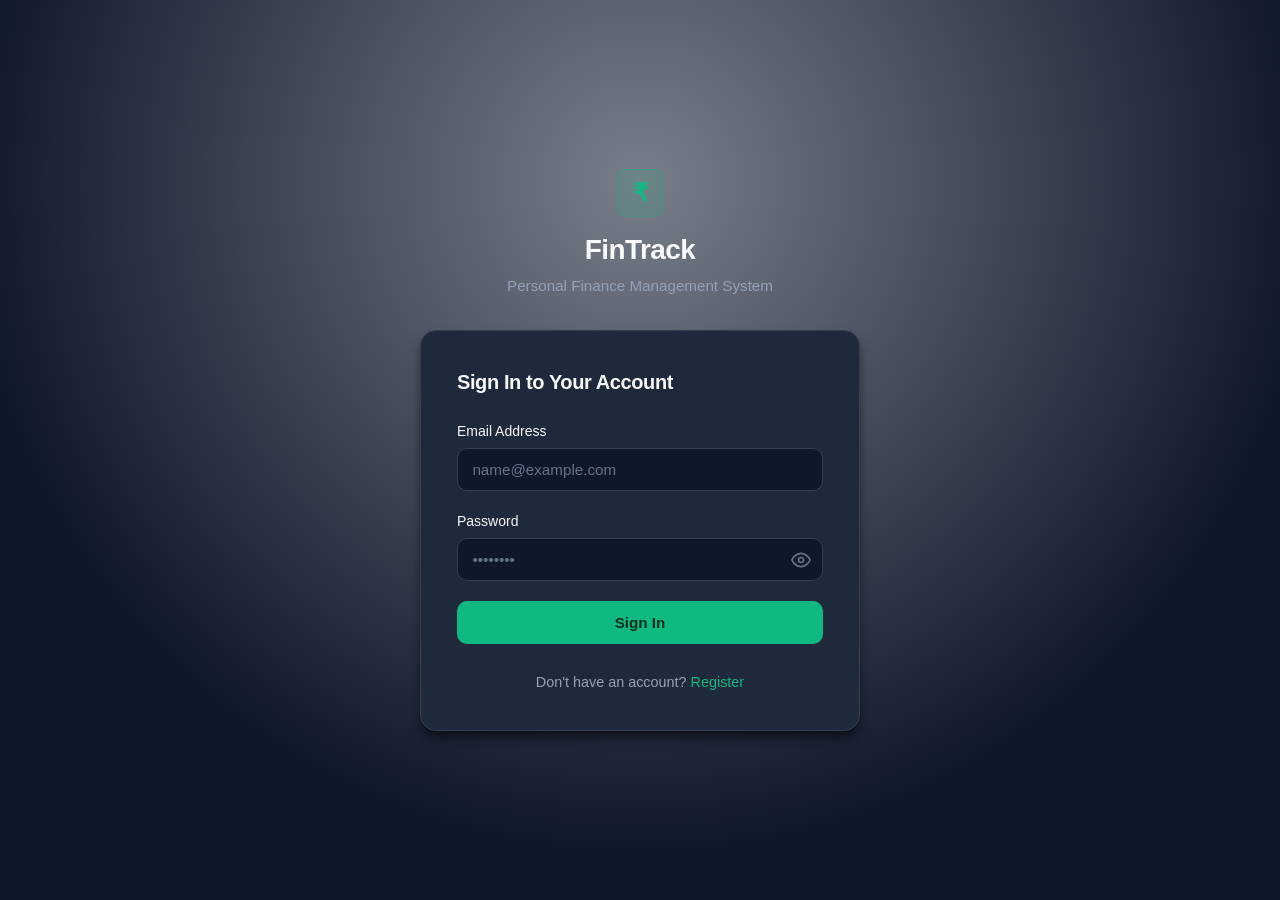
<file: frontend/index.html>
<!DOCTYPE html>
<html lang="en">
<head>
  <meta charset="UTF-8">
  <meta name="viewport" content="width=device-width, initial-scale=1.0">
  <title>Login – FinTrack</title>
  <link rel="stylesheet" href="css/style.css?v=2">
</head>
<body class="auth-page">

  <div class="auth-container">
    <div class="auth-brand">
      <div class="auth-logo">₹</div>
      <h1>FinTrack</h1>
      <p>Personal Finance Management System</p>
    </div>

    <div class="auth-card">
      <h2>Sign In to Your Account</h2>

      <!-- Inline Error Alert Message -->
      <div id="errorAlert" class="alert alert-error" style="display: none;" role="alert">
        <span class="alert-icon">⚠️</span>
        <span id="errorMessage" class="alert-text"></span>
      </div>

      <form id="loginForm" novalidate>
        <div class="form-group">
          <label for="email">Email Address</label>
          <input 
            type="email" 
            id="email" 
            name="email" 
            class="form-control" 
            placeholder="name@example.com" 
            required 
            autocomplete="email"
          >
        </div>

        <div class="form-group">
          <label for="password">Password</label>
          <div class="password-input-wrapper" style="position: relative; width: 100%; display: block;">
            <input 
              type="password" 
              id="password" 
              name="password" 
              class="form-control" 
              placeholder="••••••••" 
              required 
              autocomplete="current-password"
              style="padding-right: 45px; width: 100%; box-sizing: border-box;"
            >
            <button 
              type="button" 
              id="togglePasswordBtn" 
              class="password-toggle-btn" 
              aria-label="Show password"
              title="Show password"
              style="position: absolute; right: 12px; top: 50%; transform: translateY(-50%); background: transparent; border: none; padding: 0; margin: 0; cursor: pointer; display: inline-flex; align-items: center; justify-content: center; line-height: 1; z-index: 2;"
            >
              <svg class="eye-icon" xmlns="http://www.w3.org/2000/svg" width="20" height="20" viewBox="0 0 24 24" fill="none" stroke="currentColor" stroke-width="2" stroke-linecap="round" stroke-linejoin="round" aria-hidden="true">
                <path d="M1 12s4-8 11-8 11 8 11 8-4 8-11 8-11-8-11-8z"></path>
                <circle cx="12" cy="12" r="3"></circle>
              </svg>
              <svg class="eye-off-icon" xmlns="http://www.w3.org/2000/svg" width="20" height="20" viewBox="0 0 24 24" fill="none" stroke="currentColor" stroke-width="2" stroke-linecap="round" stroke-linejoin="round" aria-hidden="true">
                <path d="M17.94 17.94A10.07 10.07 0 0 1 12 20c-7 0-11-8-11-8a18.45 18.45 0 0 1 5.06-5.94M9.9 4.24A9.12 9.12 0 0 1 12 4c7 0 11 8 11 8a18.5 18.5 0 0 1-2.16 3.19m-6.72-1.07a3 3 0 1 1-4.24-4.24"></path>
                <line x1="1" y1="1" x2="23" y2="23"></line>
              </svg>
            </button>
          </div>
        </div>

        <button type="submit" id="loginBtn" class="btn btn-primary btn-block">
          Sign In
        </button>
      </form>

      <div class="auth-footer">
        Don't have an account? <a href="register.html">Register</a>
      </div>
    </div>
  </div>

  <script src="js/api.js"></script>
  <script src="js/auth.js"></script>
  <script>
    document.addEventListener("DOMContentLoaded", async () => {
      // Redirect if session already exists
      await redirectIfAuthenticated();

      const form = document.getElementById("loginForm");
      const emailInput = document.getElementById("email");
      const passwordInput = document.getElementById("password");
      const togglePasswordBtn = document.getElementById("togglePasswordBtn");
      const loginBtn = document.getElementById("loginBtn");
      const errorAlert = document.getElementById("errorAlert");
      const errorMessage = document.getElementById("errorMessage");

      // Password visibility toggle
      if (togglePasswordBtn && passwordInput) {
        togglePasswordBtn.addEventListener("click", () => {
          const isPassword = passwordInput.type === "password";
          passwordInput.type = isPassword ? "text" : "password";
          togglePasswordBtn.classList.toggle("is-visible", isPassword);
          const label = isPassword ? "Hide password" : "Show password";
          togglePasswordBtn.setAttribute("aria-label", label);
          togglePasswordBtn.setAttribute("title", label);
        });
      }

      function showError(msg) {
        errorMessage.textContent = msg;
        errorAlert.style.display = "flex";
      }

      function hideError() {
        errorAlert.style.display = "none";
        errorMessage.textContent = "";
      }

      form.addEventListener("submit", async (e) => {
        e.preventDefault();
        hideError();

        const email = emailInput.value.trim();
        const password = passwordInput.value;

        // Client-side validation
        if (!email || !password) {
          showError("Please enter both email and password.");
          return;
        }

        try {
          loginBtn.disabled = true;
          loginBtn.textContent = "Signing In...";

          await login(email, password);

          // On successful authentication, redirect to dashboard
          window.location.href = "dashboard.html";
        } catch (error) {
          loginBtn.disabled = false;
          loginBtn.textContent = "Sign In";

          if (error.status === 401) {
            showError("Invalid email or password.");
          } else {
            showError(error.message || "Failed to sign in. Please try again.");
          }
        }
      });
    });
  </script>
</body>
</html>
</file>
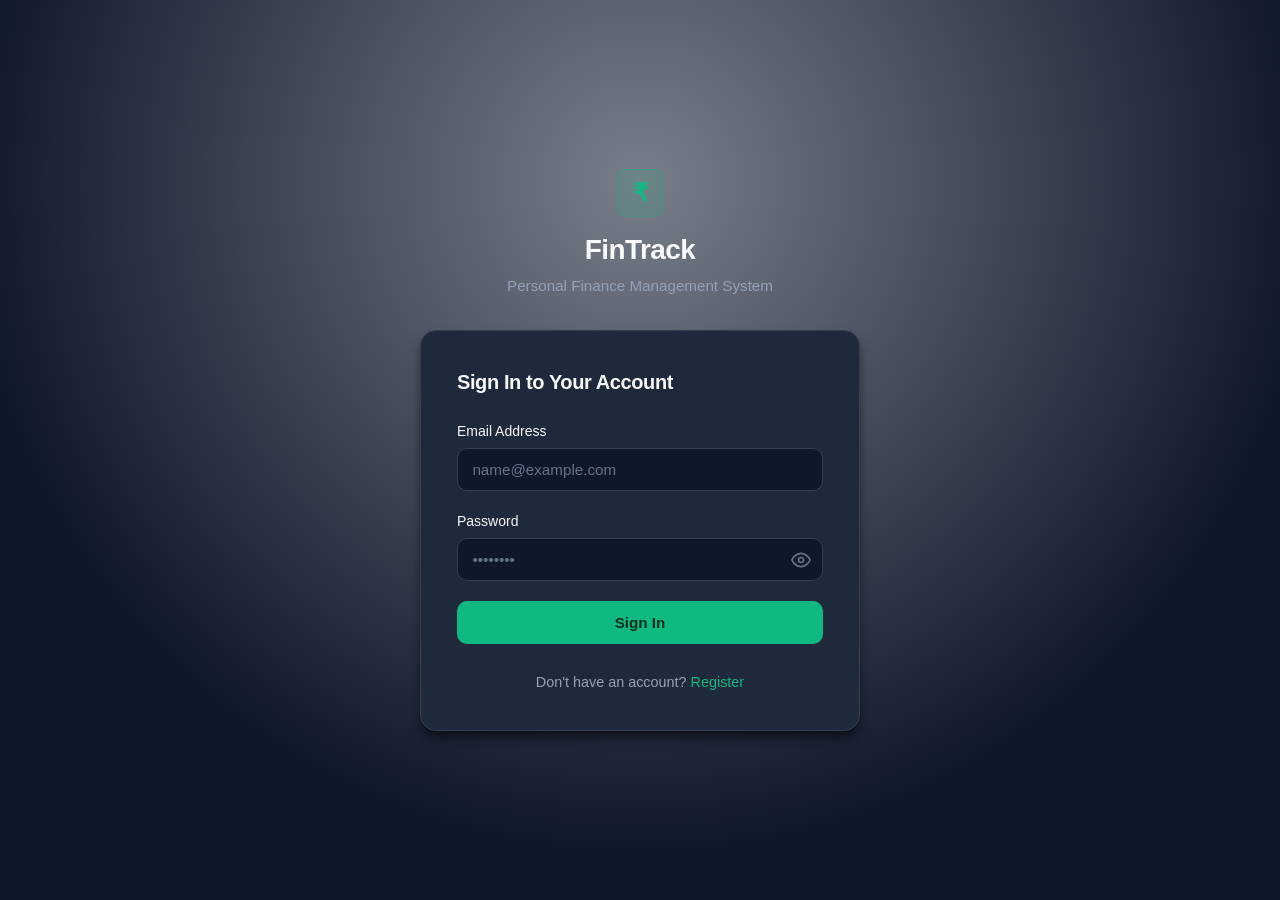
<file: frontend/accounts.html>
<!DOCTYPE html>
<html lang="en">
<head>
  <meta charset="UTF-8">
  <meta name="viewport" content="width=device-width, initial-scale=1.0">
  <title>Accounts – FinTrack</title>
  <link rel="stylesheet" href="css/style.css">
</head>
<body>

  <!-- Sticky Top Header -->
  <header class="dashboard-header">
    <div class="header-container">
      <div class="header-brand">
        <div class="header-logo">₹</div>
        <h1>FinTrack</h1>
      </div>

      <div class="header-actions">
        <div class="user-pill">
          <div id="userAvatar" class="user-avatar">U</div>
          <span id="userName">User</span>
        </div>
        <button id="logoutBtn" class="btn btn-secondary" title="Sign out of FinTrack">
          Sign Out
        </button>
      </div>
    </div>
  </header>

  <!-- Navigation Menu Bar -->
  <nav class="dashboard-nav">
    <div class="nav-container">
      <a href="dashboard.html" class="nav-link">Dashboard</a>
      <a href="accounts.html" class="nav-link active">Accounts</a>
      <a href="transactions.html" class="nav-link">Transactions</a>
      <a href="categories.html" class="nav-link">Categories</a>
      <a href="budgets.html" class="nav-link">Budgets</a>
      <a href="savings-goals.html" class="nav-link">Savings Goals</a>
    </div>
  </nav>

  <!-- Main Content Body -->
  <main class="dashboard-main">
    <!-- Feedback Toast Notification -->
    <div id="pageToast" class="alert alert-success" style="display: none;" role="status"></div>

    <!-- Page Header & Action -->
    <div class="page-header">
      <div class="page-title">
        <h2>Financial Accounts</h2>
        <p>Manage your checking, savings, credit cards, and cash balances</p>
      </div>
      <button id="addAccountBtn" class="btn btn-primary">
        + Add Account
      </button>
    </div>

    <!-- Loading State -->
    <div id="loadingIndicator" class="loading-container">
      <div class="loading-spinner"></div>
      <p>Loading accounts...</p>
    </div>

    <!-- Empty State -->
    <div id="emptyState" class="content-section" style="display: none;">
      <div class="placeholder-box">
        <div class="placeholder-icon">💳</div>
        <h4>No accounts yet</h4>
        <p class="text-secondary" style="margin-bottom: 1.25rem;">
          Add your first financial account to start tracking balances and transactions.
        </p>
        <button id="emptyAddBtn" class="btn btn-primary">
          + Add Account
        </button>
      </div>
    </div>

    <!-- Accounts Cards Grid -->
    <div id="accountsGrid" class="accounts-grid" style="display: none;">
      <!-- Populated dynamically by accounts.js -->
    </div>
  </main>

  <!-- Add / Edit Account Modal -->
  <div id="accountModal" class="modal-backdrop" style="display: none;">
    <div class="modal-card">
      <div class="modal-header">
        <h3 id="modalTitle">Add Financial Account</h3>
        <button type="button" id="closeAccountModalBtn" class="modal-close-btn" aria-label="Close modal">&times;</button>
      </div>

      <form id="accountForm" novalidate>
        <div class="modal-body">
          <!-- Inline Modal Error Alert -->
          <div id="modalError" class="alert alert-error" style="display: none;" role="alert"></div>

          <div class="form-group">
            <label for="accountName">Account Name <span class="text-muted">*</span></label>
            <input 
              type="text" 
              id="accountName" 
              class="form-control" 
              placeholder="e.g. HDFC Salary Account, Cash Wallet" 
              required
            >
          </div>

          <div class="form-group">
            <label for="accountType">Account Type <span class="text-muted">*</span></label>
            <select id="accountType" class="form-control" required>
              <option value="Checking">Checking</option>
              <option value="Savings" selected>Savings</option>
              <option value="Cash">Cash</option>
              <option value="Credit Card">Credit Card</option>
              <option value="Investment">Investment</option>
              <option value="Other">Other</option>
            </select>
          </div>

          <div class="form-group">
            <label for="accountBalance">Current Balance (₹) <span class="text-muted">*</span></label>
            <input 
              type="number" 
              id="accountBalance" 
              class="form-control" 
              step="0.01" 
              placeholder="0.00" 
              required
            >
            <div class="form-text">Enter starting balance. Can be zero or negative for credit cards.</div>
          </div>
        </div>

        <div class="modal-footer">
          <button type="button" id="cancelAccountBtn" class="btn btn-secondary">Cancel</button>
          <button type="submit" id="saveAccountBtn" class="btn btn-primary">Save Account</button>
        </div>
      </form>
    </div>
  </div>

  <!-- Delete Account Confirmation Modal -->
  <div id="deleteModal" class="modal-backdrop" style="display: none;">
    <div class="modal-card">
      <div class="modal-header">
        <h3>Confirm Account Deletion</h3>
        <button type="button" id="closeDeleteModalBtn" class="modal-close-btn" aria-label="Close modal">&times;</button>
      </div>

      <div class="modal-body">
        <p id="deleteConfirmMessage" style="margin-bottom: 0.5rem;"></p>
        <p class="text-muted" style="font-size: 0.85rem;">
          Warning: If this account is linked to transactions or savings goals, deletion may be rejected by the server to protect your data.
        </p>
      </div>

      <div class="modal-footer">
        <button type="button" id="cancelDeleteBtn" class="btn btn-secondary">Cancel</button>
        <button type="button" id="confirmDeleteBtn" class="btn btn-danger">Delete Account</button>
      </div>
    </div>
  </div>

  <!-- Scripts -->
  <script src="js/api.js"></script>
  <script src="js/auth.js"></script>
  <script src="js/accounts.js"></script>
</body>
</html>
</file>
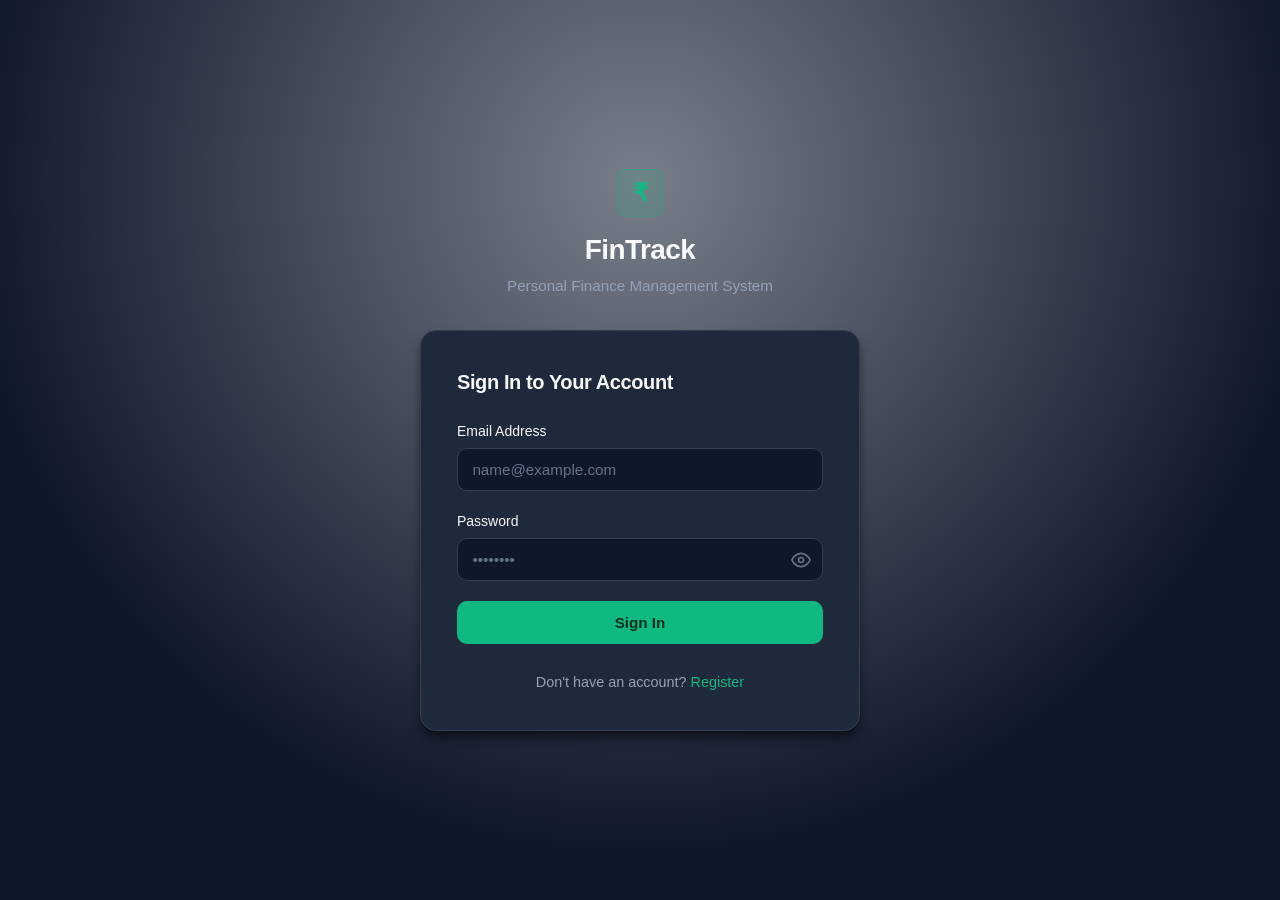
<file: frontend/budgets.html>
<!DOCTYPE html>
<html lang="en">
<head>
  <meta charset="UTF-8">
  <meta name="viewport" content="width=device-width, initial-scale=1.0">
  <title>Budgets – FinTrack</title>
  <link rel="stylesheet" href="css/style.css">
</head>
<body>

  <!-- Sticky Top Header -->
  <header class="dashboard-header">
    <div class="header-container">
      <div class="header-brand">
        <div class="header-logo">₹</div>
        <h1>FinTrack</h1>
      </div>

      <div class="header-actions">
        <div class="user-pill">
          <div id="userAvatar" class="user-avatar">U</div>
          <span id="userName">User</span>
        </div>
        <button id="logoutBtn" class="btn btn-secondary" title="Sign out of FinTrack">
          Sign Out
        </button>
      </div>
    </div>
  </header>

  <!-- Navigation Menu Bar -->
  <nav class="dashboard-nav">
    <div class="nav-container">
      <a href="dashboard.html" class="nav-link">Dashboard</a>
      <a href="accounts.html" class="nav-link">Accounts</a>
      <a href="transactions.html" class="nav-link">Transactions</a>
      <a href="categories.html" class="nav-link">Categories</a>
      <a href="budgets.html" class="nav-link active">Budgets</a>
      <a href="savings-goals.html" class="nav-link">Savings Goals</a>
    </div>
  </nav>

  <!-- Main Content Body -->
  <main class="dashboard-main">
    <!-- Feedback Toast Notification -->
    <div id="pageToast" class="alert alert-success" style="display: none;" role="status"></div>

    <!-- Page Header & Action Controls -->
    <div class="page-header">
      <div class="page-title">
        <h2>Budgets Management</h2>
        <p>Set and manage spending limits for financial categories across custom time periods</p>
      </div>
      <button id="addBudgetBtn" class="btn btn-primary">
        + Create Budget
      </button>
    </div>

    <!-- Summary Overview Cards -->
    <div class="stats-grid">
      <div class="stat-card">
        <div class="stat-header">
          <span class="stat-title">Active Budgets</span>
          <span class="table-badge badge-income">Period</span>
        </div>
        <div id="activeBudgetsCount" class="stat-value">0</div>
        <div class="stat-meta">Currently running budget plans</div>
      </div>

      <div class="stat-card">
        <div class="stat-header">
          <span class="stat-title">Total Allocated</span>
          <span class="table-badge badge-system">Allocation</span>
        </div>
        <div id="totalBudgetsAllocated" class="stat-value stat-income">₹0.00</div>
        <div class="stat-meta">Sum of all category limits</div>
      </div>

      <div class="stat-card">
        <div class="stat-header">
          <span class="stat-title">Tracked Categories</span>
          <span class="table-badge badge-custom">Categories</span>
        </div>
        <div id="totalTrackedCategories" class="stat-value">0</div>
        <div class="stat-meta">Allocations across all budgets</div>
      </div>
    </div>

    <!-- Loading State -->
    <div id="loadingIndicator" class="loading-container">
      <div class="loading-spinner"></div>
      <p>Loading budgets...</p>
    </div>

    <!-- Empty State -->
    <div id="emptyState" class="content-section" style="display: none;">
      <div class="placeholder-box">
        <div class="placeholder-icon">📊</div>
        <h4>No budgets found</h4>
        <p class="text-secondary" style="margin-bottom: 1.25rem;">
          You haven't set up any budgets yet. Create a budget to plan your category spending limits and monitor your finances.
        </p>
        <button id="emptyCreateBtn" class="btn btn-primary">
          + Create Budget
        </button>
      </div>
    </div>

    <!-- Budgets Responsive Grid -->
    <div id="budgetsGrid" class="budgets-grid" style="display: none;">
      <!-- Populated dynamically by budgets.js -->
    </div>
  </main>

  <!-- Add / Edit Budget Modal -->
  <div id="budgetModal" class="modal-backdrop" style="display: none;">
    <div class="modal-card">
      <div class="modal-header">
        <h3 id="modalTitle">Create Budget</h3>
        <button type="button" id="closeBudgetModalBtn" class="modal-close-btn" aria-label="Close modal">&times;</button>
      </div>

      <form id="budgetForm" novalidate>
        <div class="modal-body">
          <!-- Inline Modal Error Alert -->
          <div id="modalError" class="alert alert-error" style="display: none;" role="alert"></div>

          <!-- Budget Name -->
          <div class="form-group">
            <label for="budgetName">Budget Name <span class="text-muted">*</span></label>
            <input 
              type="text" 
              id="budgetName" 
              class="form-control" 
              placeholder="e.g. October 2026 Household Budget" 
              maxlength="100" 
              required
            >
          </div>

          <!-- Start Date -->
          <div class="form-group">
            <label for="startDate">Start Date <span class="text-muted">*</span></label>
            <input 
              type="date" 
              id="startDate" 
              class="form-control" 
              required
            >
          </div>

          <!-- End Date -->
          <div class="form-group">
            <label for="endDate">End Date <span class="text-muted">*</span></label>
            <input 
              type="date" 
              id="endDate" 
              class="form-control" 
              required
            >
            <div class="form-text">End date must be greater than or equal to start date.</div>
          </div>
        </div>

        <div class="modal-footer">
          <button type="button" id="cancelBudgetBtn" class="btn btn-secondary">Cancel</button>
          <button type="submit" id="saveBudgetBtn" class="btn btn-primary">Save Budget</button>
        </div>
      </form>
    </div>
  </div>

  <!-- Budget Category Management Modal -->
  <div id="categoryManagerModal" class="modal-backdrop" style="display: none;">
    <div class="modal-card" style="max-width: 580px;">
      <div class="modal-header">
        <div>
          <h3 id="managerModalTitle">Manage Budget Categories</h3>
          <p id="managerModalDates" class="text-muted" style="font-size: 0.825rem; margin-top: 0.2rem;"></p>
        </div>
        <button type="button" id="closeManagerModalBtn" class="modal-close-btn" aria-label="Close modal">&times;</button>
      </div>

      <div class="modal-body">
        <!-- Inline Manager Error Alert -->
        <div id="managerModalError" class="alert alert-error" style="display: none;" role="alert"></div>

        <!-- Allocation Header Summary -->
        <div style="display: flex; justify-content: space-between; align-items: center; margin-bottom: 0.85rem; padding-bottom: 0.5rem; border-bottom: 1px solid var(--border-color);">
          <span style="font-size: 0.875rem; font-weight: 600; color: var(--text-secondary);">Allocated Categories</span>
          <span id="managerTotalAllocated" style="font-weight: 700; color: var(--accent-green); font-size: 1.05rem;">₹0.00</span>
        </div>

        <!-- Categories List -->
        <div id="managerCategoriesList" class="cat-manager-list">
          <!-- Populated dynamically by budgets.js -->
        </div>

        <!-- Add Category to Budget Sub-Panel -->
        <div class="cat-manager-add-panel">
          <h4 style="font-size: 0.95rem; margin-bottom: 0.75rem; color: var(--text-primary);">+ Allocate Category to Budget</h4>
          <form id="addCategoryForm" novalidate>
            <div style="display: grid; grid-template-columns: 1fr 1fr; gap: 0.75rem; margin-bottom: 0.75rem;">
              <div>
                <label for="addCategorySelect" style="font-size: 0.775rem; color: var(--text-secondary); display: block; margin-bottom: 0.25rem;">Category</label>
                <select id="addCategorySelect" class="form-control" style="font-size: 0.85rem; padding: 0.5rem;" required>
                  <option value="">Select Category</option>
                </select>
              </div>

              <div>
                <label for="addCategoryAmount" style="font-size: 0.775rem; color: var(--text-secondary); display: block; margin-bottom: 0.25rem;">Allocated Amount (₹)</label>
                <input 
                  type="number" 
                  id="addCategoryAmount" 
                  class="form-control" 
                  step="0.01" 
                  min="0.01" 
                  placeholder="0.00" 
                  style="font-size: 0.85rem; padding: 0.5rem;" 
                  required
                >
              </div>
            </div>

            <div id="addCategoryNotice" class="text-muted" style="display: none; font-size: 0.8rem; margin-bottom: 0.5rem;">
              All available categories are already assigned to this budget.
            </div>

            <button type="submit" id="submitAddCategoryBtn" class="btn btn-primary btn-sm">
              + Add Category Allocation
            </button>
          </form>
        </div>
      </div>

      <div class="modal-footer">
        <button type="button" id="closeManagerDoneBtn" class="btn btn-primary">Done</button>
      </div>
    </div>
  </div>

  <!-- Delete Budget Confirmation Modal -->
  <div id="deleteBudgetModal" class="modal-backdrop" style="display: none;">
    <div class="modal-card">
      <div class="modal-header">
        <h3>Confirm Budget Deletion</h3>
        <button type="button" id="closeDeleteBudgetModalBtn" class="modal-close-btn" aria-label="Close modal">&times;</button>
      </div>

      <div class="modal-body">
        <p id="deleteBudgetConfirmMessage" style="margin-bottom: 0.75rem;">
          Are you sure you want to delete this budget? All category allocations for this budget will also be permanently removed.
        </p>
        <div id="deleteBudgetDetails" class="placeholder-box" style="padding: 1rem; text-align: left; font-size: 0.85rem; margin-bottom: 0.5rem;">
          <!-- Dynamically populated budget details -->
        </div>
      </div>

      <div class="modal-footer">
        <button type="button" id="cancelDeleteBudgetBtn" class="btn btn-secondary">Cancel</button>
        <button type="button" id="confirmDeleteBudgetBtn" class="btn btn-danger">Delete Budget</button>
      </div>
    </div>
  </div>

  <!-- Remove Category from Budget Confirmation Modal -->
  <div id="removeCategoryModal" class="modal-backdrop" style="display: none;">
    <div class="modal-card">
      <div class="modal-header">
        <h3>Remove Category Allocation</h3>
        <button type="button" id="closeRemoveCategoryModalBtn" class="modal-close-btn" aria-label="Close modal">&times;</button>
      </div>

      <div class="modal-body">
        <p id="removeCategoryConfirmMessage" style="margin-bottom: 0.5rem;">
          Are you sure you want to remove this category from the budget?
        </p>
        <div id="removeCategoryDetails" class="placeholder-box" style="padding: 0.85rem; text-align: left; font-size: 0.85rem; margin-bottom: 0.5rem;">
          <!-- Dynamically populated category name & allocation -->
        </div>
        <p class="text-muted" style="font-size: 0.8rem;">
          Note: This operation only removes the allocation from this budget. The category and your recorded transactions will remain safe.
        </p>
      </div>

      <div class="modal-footer">
        <button type="button" id="cancelRemoveCategoryBtn" class="btn btn-secondary">Cancel</button>
        <button type="button" id="confirmRemoveCategoryBtn" class="btn btn-danger">Remove Allocation</button>
      </div>
    </div>
  </div>

  <!-- Scripts -->
  <script src="js/api.js"></script>
  <script src="js/auth.js"></script>
  <script src="js/budgets.js"></script>
</body>
</html>
</file>
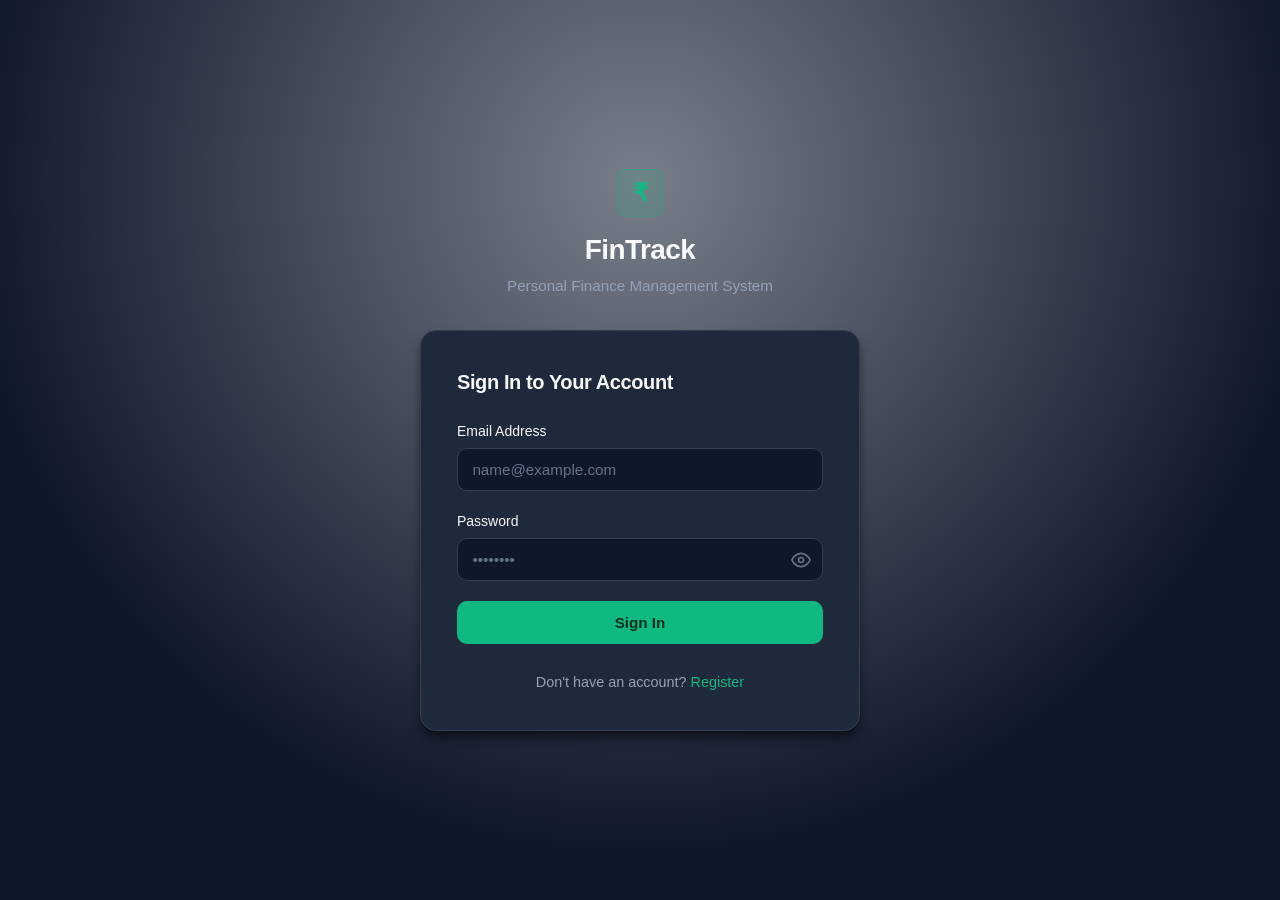
<file: frontend/categories.html>
<!DOCTYPE html>
<html lang="en">
<head>
  <meta charset="UTF-8">
  <meta name="viewport" content="width=device-width, initial-scale=1.0">
  <title>Categories – FinTrack</title>
  <link rel="stylesheet" href="css/style.css">
</head>
<body>

  <!-- Sticky Top Header -->
  <header class="dashboard-header">
    <div class="header-container">
      <div class="header-brand">
        <div class="header-logo">₹</div>
        <h1>FinTrack</h1>
      </div>

      <div class="header-actions">
        <div class="user-pill">
          <div id="userAvatar" class="user-avatar">U</div>
          <span id="userName">User</span>
        </div>
        <button id="logoutBtn" class="btn btn-secondary" title="Sign out of FinTrack">
          Sign Out
        </button>
      </div>
    </div>
  </header>

  <!-- Navigation Menu Bar -->
  <nav class="dashboard-nav">
    <div class="nav-container">
      <a href="dashboard.html" class="nav-link">Dashboard</a>
      <a href="accounts.html" class="nav-link">Accounts</a>
      <a href="transactions.html" class="nav-link">Transactions</a>
      <a href="categories.html" class="nav-link active">Categories</a>
      <a href="budgets.html" class="nav-link">Budgets</a>
      <a href="savings-goals.html" class="nav-link">Savings Goals</a>
    </div>
  </nav>

  <!-- Main Content Body -->
  <main class="dashboard-main">
    <!-- Feedback Toast Notification -->
    <div id="pageToast" class="alert alert-success" style="display: none;" role="status"></div>

    <!-- Page Header & Action Controls -->
    <div class="page-header">
      <div class="page-title">
        <h2>Categories Classification</h2>
        <p>Organize income and expense transactions with system and personal custom categories</p>
      </div>

      <div style="display: flex; align-items: center; gap: 1rem; flex-wrap: wrap;">
        <!-- Type Filter Buttons -->
        <div class="filter-group">
          <button type="button" class="btn-filter active" data-filter="ALL">All</button>
          <button type="button" class="btn-filter" data-filter="INCOME">Income</button>
          <button type="button" class="btn-filter" data-filter="EXPENSE">Expense</button>
        </div>

        <button id="addCategoryBtn" class="btn btn-primary">
          + Add Category
        </button>
      </div>
    </div>

    <!-- Loading State -->
    <div id="loadingIndicator" class="loading-container">
      <div class="loading-spinner"></div>
      <p>Loading categories...</p>
    </div>

    <!-- General Empty State (No categories at all returned) -->
    <div id="generalEmptyState" class="content-section" style="display: none;">
      <div class="placeholder-box">
        <div class="placeholder-icon">🏷️</div>
        <h4>No categories available</h4>
        <p class="text-secondary" style="margin-bottom: 1.25rem;">
          No system or custom categories found. Create a custom category to get started.
        </p>
        <button class="btn btn-primary" onclick="openAddCategoryModal()">
          + Add Category
        </button>
      </div>
    </div>

    <!-- Main Categorized Content Container -->
    <div id="categoriesContent" style="display: none;">

      <!-- SECTION 1: SYSTEM CATEGORIES (Read-Only) -->
      <section class="category-section">
        <div class="category-section-header">
          <h3>
            <span>🌐 System Categories</span>
            <span id="systemCountBadge" class="badge badge-system">0</span>
          </h3>
          <span class="text-muted" style="font-size: 0.85rem;">Pre-configured & shared across all accounts</span>
        </div>

        <div id="systemEmptyNotice" class="text-muted" style="display: none; padding: 1rem 0;">
          No system categories match the selected filter.
        </div>

        <div id="systemCategoriesGrid" class="accounts-grid">
          <!-- Populated dynamically by categories.js -->
        </div>
      </section>

      <!-- SECTION 2: MY CUSTOM CATEGORIES (User-Owned) -->
      <section class="category-section">
        <div class="category-section-header">
          <h3>
            <span>✨ My Custom Categories</span>
            <span id="customCountBadge" class="badge badge-custom">0</span>
          </h3>
          <span class="text-muted" style="font-size: 0.85rem;">Personalized categories private to your account</span>
        </div>

        <!-- Empty Custom Categories State -->
        <div id="customEmptyState" class="placeholder-box" style="display: none; margin-bottom: 1.5rem;">
          <div class="placeholder-icon">🏷️</div>
          <h4>No custom categories yet</h4>
          <p class="text-secondary" style="margin-bottom: 1.25rem;">
            Create your own custom categories to organize personal lifestyle, hobby, or project expenses.
          </p>
          <button id="emptyAddBtn" class="btn btn-primary">
            + Add Category
          </button>
        </div>

        <div id="customCategoriesGrid" class="accounts-grid">
          <!-- Populated dynamically by categories.js -->
        </div>
      </section>

    </div>
  </main>

  <!-- Add / Edit Custom Category Modal -->
  <div id="categoryModal" class="modal-backdrop" style="display: none;">
    <div class="modal-card">
      <div class="modal-header">
        <h3 id="modalTitle">Add Custom Category</h3>
        <button type="button" id="closeCategoryModalBtn" class="modal-close-btn" aria-label="Close modal">&times;</button>
      </div>

      <form id="categoryForm" novalidate>
        <div class="modal-body">
          <!-- Inline Modal Error Alert -->
          <div id="modalError" class="alert alert-error" style="display: none;" role="alert"></div>

          <div class="form-group">
            <label for="categoryName">Category Name <span class="text-muted">*</span></label>
            <input 
              type="text" 
              id="categoryName" 
              class="form-control" 
              placeholder="e.g. Subscriptions, Freelance, Gym" 
              required
            >
          </div>

          <div class="form-group">
            <label for="categoryType">Category Type <span class="text-muted">*</span></label>
            <select id="categoryType" class="form-control" required>
              <option value="Expense" selected>Expense</option>
              <option value="Income">Income</option>
            </select>
          </div>

          <div class="form-group">
            <label for="categoryDescription">Description <span class="text-muted">(Optional)</span></label>
            <textarea 
              id="categoryDescription" 
              class="form-control" 
              rows="3" 
              placeholder="Brief description of transactions classified under this category"
            ></textarea>
          </div>
        </div>

        <div class="modal-footer">
          <button type="button" id="cancelCategoryBtn" class="btn btn-secondary">Cancel</button>
          <button type="submit" id="saveCategoryBtn" class="btn btn-primary">Save Category</button>
        </div>
      </form>
    </div>
  </div>

  <!-- Delete Category Confirmation Modal -->
  <div id="deleteModal" class="modal-backdrop" style="display: none;">
    <div class="modal-card">
      <div class="modal-header">
        <h3>Confirm Category Deletion</h3>
        <button type="button" id="closeDeleteModalBtn" class="modal-close-btn" aria-label="Close modal">&times;</button>
      </div>

      <div class="modal-body">
        <p id="deleteConfirmMessage" style="margin-bottom: 0.5rem;"></p>
        <p class="text-muted" style="font-size: 0.85rem;">
          Warning: If this category is linked to past transactions or budget allocations, deletion will be rejected to protect historical financial integrity.
        </p>
      </div>

      <div class="modal-footer">
        <button type="button" id="cancelDeleteBtn" class="btn btn-secondary">Cancel</button>
        <button type="button" id="confirmDeleteBtn" class="btn btn-danger">Delete Category</button>
      </div>
    </div>
  </div>

  <!-- Scripts -->
  <script src="js/api.js"></script>
  <script src="js/auth.js"></script>
  <script src="js/categories.js"></script>
</body>
</html>
</file>
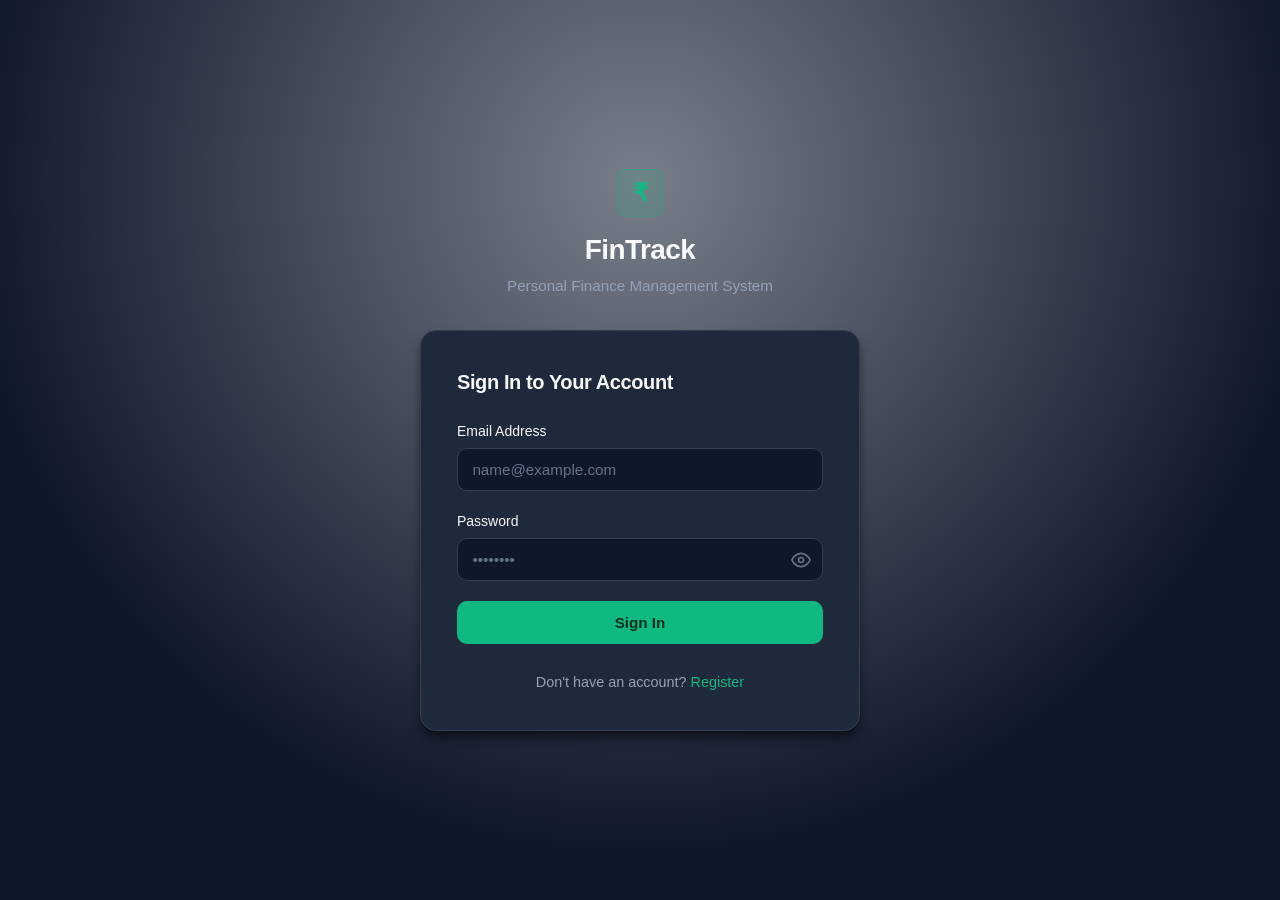
<file: frontend/dashboard.html>
<!DOCTYPE html>
<html lang="en">
<head>
  <meta charset="UTF-8">
  <meta name="viewport" content="width=device-width, initial-scale=1.0">
  <title>Dashboard – FinTrack</title>
  <link rel="stylesheet" href="css/style.css">
</head>
<body id="dashboardBody" style="display: none;">

  <!-- Sticky Top Header -->
  <header class="dashboard-header">
    <div class="header-container">
      <div class="header-brand">
        <div class="header-logo">₹</div>
        <h1>FinTrack</h1>
      </div>

      <div class="header-actions">
        <div class="user-pill">
          <div id="userAvatar" class="user-avatar">U</div>
          <span id="userName">User</span>
        </div>
        <button id="logoutBtn" class="btn btn-secondary" title="Sign out of FinTrack">
          Sign Out
        </button>
      </div>
    </div>
  </header>

  <!-- Navigation Menu Bar -->
  <nav class="dashboard-nav">
    <div class="nav-container">
      <a href="dashboard.html" class="nav-link active">Dashboard</a>
      <a href="accounts.html" class="nav-link">Accounts</a>
      <a href="transactions.html" class="nav-link">Transactions</a>
      <a href="categories.html" class="nav-link">Categories</a>
      <a href="budgets.html" class="nav-link">Budgets</a>
      <a href="savings-goals.html" class="nav-link">Savings Goals</a>
    </div>
  </nav>

  <!-- Main Content Body -->
  <main class="dashboard-main">
    <div class="welcome-banner">
      <h2>Welcome back, <span id="welcomeUserName">FinTrack User</span>!</h2>
      <p id="userEmail" class="text-muted">Loading account details...</p>
    </div>

    <!-- Loading Indicator -->
    <div id="dashboardLoading" class="loading-container" style="display: none; padding: 1rem 0;">
      <div class="loading-spinner"></div>
      <p>Loading financial overview...</p>
    </div>

    <!-- Summary Metrics Grid with Live Backend Data -->
    <div class="stats-grid">
      <!-- Total Balance Card -->
      <div class="stat-card">
        <div class="stat-header">
          <span class="stat-title">Total Balance</span>
          <span class="table-badge badge-income">Accounts</span>
        </div>
        <div id="metricTotalBalance" class="stat-value">₹0.00</div>
        <div id="metricTotalBalanceMeta" class="stat-meta">Across accounts</div>
      </div>

      <!-- Monthly Income Card -->
      <div class="stat-card">
        <div class="stat-header">
          <span class="stat-title">Monthly Income</span>
          <span class="table-badge badge-income">This Month</span>
        </div>
        <div id="metricMonthIncome" class="stat-value stat-income">₹0.00</div>
        <div class="stat-meta">Current calendar month</div>
      </div>

      <!-- Monthly Expenses Card -->
      <div class="stat-card">
        <div class="stat-header">
          <span class="stat-title">Monthly Expenses</span>
          <span class="table-badge badge-expense">This Month</span>
        </div>
        <div id="metricMonthExpense" class="stat-value stat-expense">₹0.00</div>
        <div class="stat-meta">Current calendar month</div>
      </div>

      <!-- Active Savings Goals Card -->
      <div class="stat-card">
        <div class="stat-header">
          <span class="stat-title">Active Goals</span>
          <span class="table-badge badge-custom">Goals</span>
        </div>
        <div id="metricActiveGoals" class="stat-value">0</div>
        <div id="metricActiveGoalsMeta" class="stat-meta">Ongoing savings targets</div>
      </div>
    </div>

    <!-- Quick Actions Navigation Row -->
    <div style="display: flex; gap: 0.75rem; flex-wrap: wrap; margin-bottom: 2rem;">
      <a href="transactions.html" class="btn btn-primary btn-sm">+ Add Transaction</a>
      <a href="accounts.html" class="btn btn-secondary btn-sm">+ Add Account</a>
      <a href="budgets.html" class="btn btn-secondary btn-sm">+ Create Budget</a>
      <a href="savings-goals.html" class="btn btn-secondary btn-sm">+ Set Savings Goal</a>
    </div>

    <!-- Two-Column Overview Section -->
    <div style="display: grid; grid-template-columns: repeat(auto-fit, minmax(320px, 1fr)); gap: 1.5rem; margin-bottom: 2rem;">
      <!-- Recent Transactions -->
      <section class="content-section" style="margin-bottom: 0;">
        <div class="section-header">
          <h3>Recent Transactions</h3>
          <a href="transactions.html" style="font-size: 0.85rem;">View All</a>
        </div>
        <div id="recentTransactionsList">
          <!-- Dynamically populated by dashboard.js -->
        </div>
      </section>

      <!-- Accounts Overview -->
      <section class="content-section" style="margin-bottom: 0;">
        <div class="section-header">
          <h3>Accounts Snapshot</h3>
          <a href="accounts.html" style="font-size: 0.85rem;">Manage</a>
        </div>
        <div id="accountsOverviewList">
          <!-- Dynamically populated by dashboard.js -->
        </div>
      </section>
    </div>
  </main>

  <script src="js/api.js"></script>
  <script src="js/auth.js"></script>
  <script src="js/dashboard.js"></script>
</body>
</html>
</file>
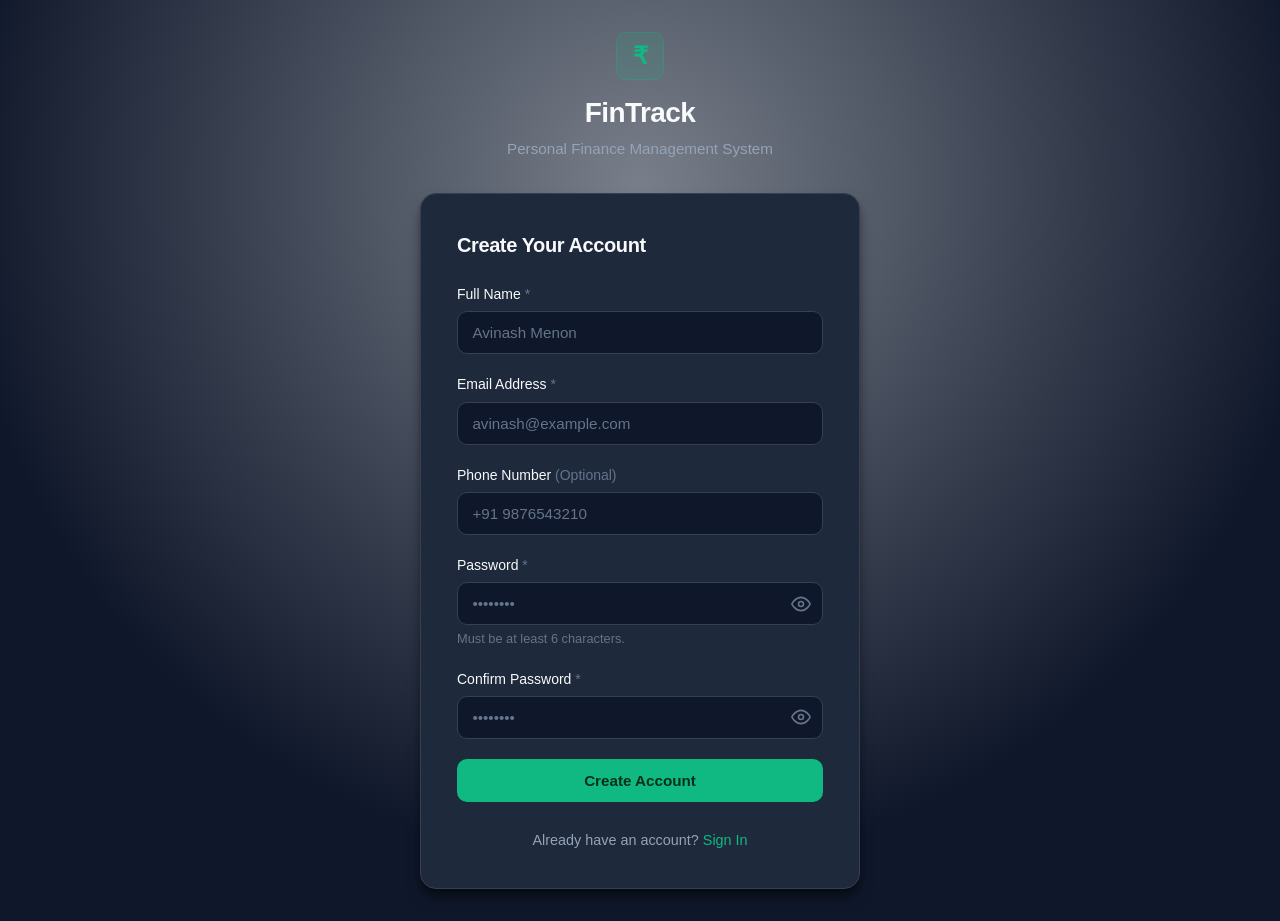
<file: frontend/register.html>
<!DOCTYPE html>
<html lang="en">
<head>
  <meta charset="UTF-8">
  <meta name="viewport" content="width=device-width, initial-scale=1.0">
  <title>Create Account – FinTrack</title>
  <link rel="stylesheet" href="css/style.css?v=2">
</head>
<body class="auth-page">

  <div class="auth-container">
    <div class="auth-brand">
      <div class="auth-logo">₹</div>
      <h1>FinTrack</h1>
      <p>Personal Finance Management System</p>
    </div>

    <div class="auth-card">
      <h2>Create Your Account</h2>

      <!-- Inline Error Alert Message -->
      <div id="errorAlert" class="alert alert-error" style="display: none;" role="alert">
        <span class="alert-icon">⚠️</span>
        <span id="errorMessage" class="alert-text"></span>
      </div>

      <!-- Inline Success Alert Message -->
      <div id="successAlert" class="alert alert-success" style="display: none;" role="alert">
        <span class="alert-icon">✓</span>
        <span id="successMessage" class="alert-text"></span>
      </div>

      <form id="registerForm" novalidate>
        <div class="form-group">
          <label for="name">Full Name <span class="text-muted">*</span></label>
          <input 
            type="text" 
            id="name" 
            name="name" 
            class="form-control" 
            placeholder="Avinash Menon" 
            required 
            autocomplete="name"
          >
        </div>

        <div class="form-group">
          <label for="email">Email Address <span class="text-muted">*</span></label>
          <input 
            type="email" 
            id="email" 
            name="email" 
            class="form-control" 
            placeholder="avinash@example.com" 
            required 
            autocomplete="email"
          >
        </div>

        <div class="form-group">
          <label for="phoneNumber">Phone Number <span class="text-muted">(Optional)</span></label>
          <input 
            type="tel" 
            id="phoneNumber" 
            name="phone_number" 
            class="form-control" 
            placeholder="+91 9876543210" 
            autocomplete="tel"
          >
        </div>

        <div class="form-group">
          <label for="password">Password <span class="text-muted">*</span></label>
          <div class="password-input-wrapper" style="position: relative; width: 100%; display: block;">
            <input 
              type="password" 
              id="password" 
              name="password" 
              class="form-control" 
              placeholder="••••••••" 
              required 
              autocomplete="new-password"
              style="padding-right: 45px; width: 100%; box-sizing: border-box;"
            >
            <button 
              type="button" 
              id="togglePasswordBtn" 
              class="password-toggle-btn" 
              aria-label="Show password"
              title="Show password"
              style="position: absolute; right: 12px; top: 50%; transform: translateY(-50%); background: transparent; border: none; padding: 0; margin: 0; cursor: pointer; display: inline-flex; align-items: center; justify-content: center; line-height: 1; z-index: 2;"
            >
              <svg class="eye-icon" xmlns="http://www.w3.org/2000/svg" width="20" height="20" viewBox="0 0 24 24" fill="none" stroke="currentColor" stroke-width="2" stroke-linecap="round" stroke-linejoin="round" aria-hidden="true">
                <path d="M1 12s4-8 11-8 11 8 11 8-4 8-11 8-11-8-11-8z"></path>
                <circle cx="12" cy="12" r="3"></circle>
              </svg>
              <svg class="eye-off-icon" xmlns="http://www.w3.org/2000/svg" width="20" height="20" viewBox="0 0 24 24" fill="none" stroke="currentColor" stroke-width="2" stroke-linecap="round" stroke-linejoin="round" aria-hidden="true">
                <path d="M17.94 17.94A10.07 10.07 0 0 1 12 20c-7 0-11-8-11-8a18.45 18.45 0 0 1 5.06-5.94M9.9 4.24A9.12 9.12 0 0 1 12 4c7 0 11 8 11 8a18.5 18.5 0 0 1-2.16 3.19m-6.72-1.07a3 3 0 1 1-4.24-4.24"></path>
                <line x1="1" y1="1" x2="23" y2="23"></line>
              </svg>
            </button>
          </div>
          <div class="form-text">Must be at least 6 characters.</div>
        </div>

        <div class="form-group">
          <label for="confirmPassword">Confirm Password <span class="text-muted">*</span></label>
          <div class="password-input-wrapper" style="position: relative; width: 100%; display: block;">
            <input 
              type="password" 
              id="confirmPassword" 
              name="confirm_password" 
              class="form-control" 
              placeholder="••••••••" 
              required 
              autocomplete="new-password"
              style="padding-right: 45px; width: 100%; box-sizing: border-box;"
            >
            <button 
              type="button" 
              id="toggleConfirmPasswordBtn" 
              class="password-toggle-btn" 
              aria-label="Show password"
              title="Show password"
              style="position: absolute; right: 12px; top: 50%; transform: translateY(-50%); background: transparent; border: none; padding: 0; margin: 0; cursor: pointer; display: inline-flex; align-items: center; justify-content: center; line-height: 1; z-index: 2;"
            >
              <svg class="eye-icon" xmlns="http://www.w3.org/2000/svg" width="20" height="20" viewBox="0 0 24 24" fill="none" stroke="currentColor" stroke-width="2" stroke-linecap="round" stroke-linejoin="round" aria-hidden="true">
                <path d="M1 12s4-8 11-8 11 8 11 8-4 8-11 8-11-8-11-8z"></path>
                <circle cx="12" cy="12" r="3"></circle>
              </svg>
              <svg class="eye-off-icon" xmlns="http://www.w3.org/2000/svg" width="20" height="20" viewBox="0 0 24 24" fill="none" stroke="currentColor" stroke-width="2" stroke-linecap="round" stroke-linejoin="round" aria-hidden="true">
                <path d="M17.94 17.94A10.07 10.07 0 0 1 12 20c-7 0-11-8-11-8a18.45 18.45 0 0 1 5.06-5.94M9.9 4.24A9.12 9.12 0 0 1 12 4c7 0 11 8 11 8a18.5 18.5 0 0 1-2.16 3.19m-6.72-1.07a3 3 0 1 1-4.24-4.24"></path>
                <line x1="1" y1="1" x2="23" y2="23"></line>
              </svg>
            </button>
          </div>
        </div>

        <button type="submit" id="registerBtn" class="btn btn-primary btn-block">
          Create Account
        </button>
      </form>

      <div class="auth-footer">
        Already have an account? <a href="index.html">Sign In</a>
      </div>
    </div>
  </div>

  <script src="js/api.js"></script>
  <script src="js/auth.js"></script>
  <script>
    document.addEventListener("DOMContentLoaded", async () => {
      // Redirect if session already exists
      await redirectIfAuthenticated();

      const form = document.getElementById("registerForm");
      const nameInput = document.getElementById("name");
      const emailInput = document.getElementById("email");
      const phoneInput = document.getElementById("phoneNumber");
      const passwordInput = document.getElementById("password");
      const confirmPasswordInput = document.getElementById("confirmPassword");
      const registerBtn = document.getElementById("registerBtn");
      
      const errorAlert = document.getElementById("errorAlert");
      const errorMessage = document.getElementById("errorMessage");
      const successAlert = document.getElementById("successAlert");
      const successMessage = document.getElementById("successMessage");

      // Password visibility toggles
      function setupPasswordToggle(toggleBtnId, input) {
        const toggleBtn = document.getElementById(toggleBtnId);
        if (!toggleBtn || !input) return;

        toggleBtn.addEventListener("click", () => {
          const isPassword = input.type === "password";
          input.type = isPassword ? "text" : "password";
          toggleBtn.classList.toggle("is-visible", isPassword);
          const label = isPassword ? "Hide password" : "Show password";
          toggleBtn.setAttribute("aria-label", label);
          toggleBtn.setAttribute("title", label);
        });
      }

      setupPasswordToggle("togglePasswordBtn", passwordInput);
      setupPasswordToggle("toggleConfirmPasswordBtn", confirmPasswordInput);

      function showError(msg) {
        successAlert.style.display = "none";
        errorMessage.textContent = msg;
        errorAlert.style.display = "flex";
      }

      function showSuccess(msg) {
        errorAlert.style.display = "none";
        successMessage.textContent = msg;
        successAlert.style.display = "flex";
      }

      function hideAlerts() {
        errorAlert.style.display = "none";
        successAlert.style.display = "none";
      }

      function isValidEmail(email) {
        return /^[^\s@]+@[^\s@]+\.[^\s@]+$/.test(email);
      }

      form.addEventListener("submit", async (e) => {
        e.preventDefault();
        hideAlerts();

        const name = nameInput.value.trim();
        const email = emailInput.value.trim();
        const phoneNumber = phoneInput.value.trim();
        const password = passwordInput.value;
        const confirmPassword = confirmPasswordInput.value;

        // Client-side validations
        if (!name) {
          showError("Full name is required.");
          nameInput.focus();
          return;
        }

        if (!email || !isValidEmail(email)) {
          showError("Please enter a valid email address.");
          emailInput.focus();
          return;
        }

        if (!password) {
          showError("Password is required.");
          passwordInput.focus();
          return;
        }

        if (password.length < 6) {
          showError("Password must be at least 6 characters long.");
          passwordInput.focus();
          return;
        }

        if (password !== confirmPassword) {
          showError("Passwords do not match. Please re-enter.");
          confirmPasswordInput.focus();
          return;
        }

        try {
          registerBtn.disabled = true;
          registerBtn.textContent = "Creating Account...";

          await register({
            name,
            email,
            password,
            phone_number: phoneNumber
          });

          // Show success message and redirect
          showSuccess("Account created successfully. Redirecting to login...");
          form.reset();

          setTimeout(() => {
            window.location.href = "index.html";
          }, 1500);

        } catch (error) {
          registerBtn.disabled = false;
          registerBtn.textContent = "Create Account";

          if (error.status === 409) {
            showError("An account with this email already exists.");
          } else {
            showError(error.message || "Failed to create account. Please try again.");
          }
        }
      });
    });
  </script>
</body>
</html>
</file>
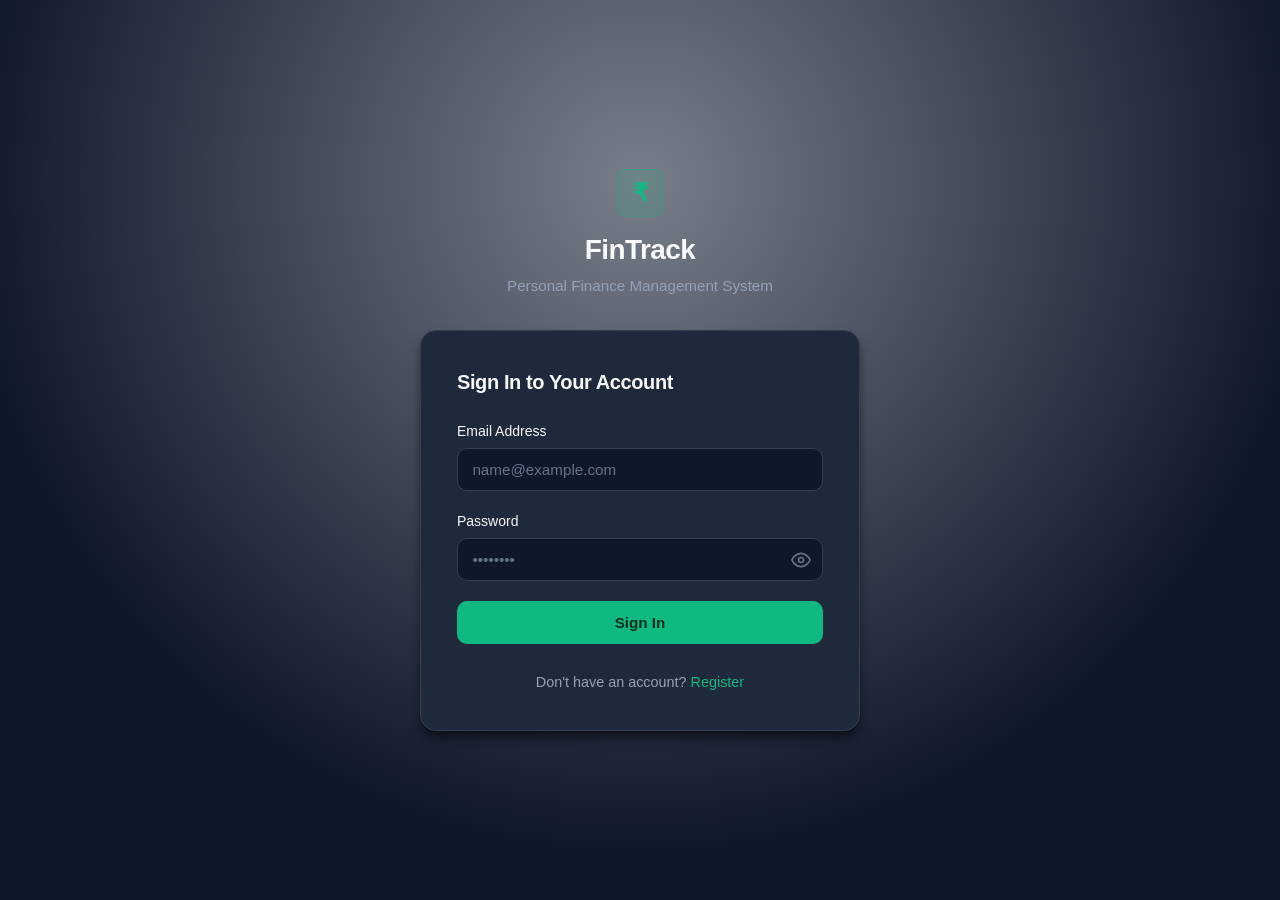
<file: frontend/savings-goals.html>
<!DOCTYPE html>
<html lang="en">
<head>
  <meta charset="UTF-8">
  <meta name="viewport" content="width=device-width, initial-scale=1.0">
  <title>Savings Goals – FinTrack</title>
  <link rel="stylesheet" href="css/style.css">
</head>
<body>

  <!-- Sticky Top Header -->
  <header class="dashboard-header">
    <div class="header-container">
      <div class="header-brand">
        <div class="header-logo">₹</div>
        <h1>FinTrack</h1>
      </div>

      <div class="header-actions">
        <div class="user-pill">
          <div id="userAvatar" class="user-avatar">U</div>
          <span id="userName">User</span>
        </div>
        <button id="logoutBtn" class="btn btn-secondary" title="Sign out of FinTrack">
          Sign Out
        </button>
      </div>
    </div>
  </header>

  <!-- Navigation Menu Bar -->
  <nav class="dashboard-nav">
    <div class="nav-container">
      <a href="dashboard.html" class="nav-link">Dashboard</a>
      <a href="accounts.html" class="nav-link">Accounts</a>
      <a href="transactions.html" class="nav-link">Transactions</a>
      <a href="categories.html" class="nav-link">Categories</a>
      <a href="budgets.html" class="nav-link">Budgets</a>
      <a href="savings-goals.html" class="nav-link active">Savings Goals</a>
    </div>
  </nav>

  <!-- Main Content Body -->
  <main class="dashboard-main">
    <!-- Feedback Toast Notification -->
    <div id="pageToast" class="alert alert-success" style="display: none;" role="status"></div>

    <!-- Page Header & Action Controls -->
    <div class="page-header">
      <div class="page-title">
        <h2>Savings Goals</h2>
        <p>Set monetary targets, monitor saved progress, and accomplish your financial milestones</p>
      </div>
      <button id="addGoalBtn" class="btn btn-primary">
        + Create Savings Goal
      </button>
    </div>

    <!-- Summary Overview Cards -->
    <div class="stats-grid">
      <div class="stat-card">
        <div class="stat-header">
          <span class="stat-title">Active Goals</span>
          <span class="table-badge badge-income">Active</span>
        </div>
        <div id="activeGoalsCount" class="stat-value">0</div>
        <div class="stat-meta">Ongoing savings targets</div>
      </div>

      <div class="stat-card">
        <div class="stat-header">
          <span class="stat-title">Total Target</span>
          <span class="table-badge badge-system">Target</span>
        </div>
        <div id="totalActiveTarget" class="stat-value stat-income">₹0.00</div>
        <div class="stat-meta">Target sum of active goals</div>
      </div>

      <div class="stat-card">
        <div class="stat-header">
          <span class="stat-title">Total Saved</span>
          <span class="table-badge badge-custom">Saved</span>
        </div>
        <div id="totalActiveSaved" class="stat-value" style="color: var(--accent-green);">₹0.00</div>
        <div class="stat-meta">Accumulated in active goals</div>
      </div>

      <div class="stat-card">
        <div class="stat-header">
          <span class="stat-title">Overall Progress</span>
          <span class="table-badge badge-system">Progress</span>
        </div>
        <div id="overallProgressPercent" class="stat-value">0%</div>
        <div class="stat-meta">Saved vs Target ratio</div>
      </div>
    </div>
    <div class="summary-notice">
      * Summary metrics represent active goals. Does not mutate or transfer account balances.
    </div>

    <!-- Loading State -->
    <div id="loadingIndicator" class="loading-container">
      <div class="loading-spinner"></div>
      <p>Loading savings goals...</p>
    </div>

    <!-- Empty State -->
    <div id="emptyState" class="content-section" style="display: none;">
      <div class="placeholder-box">
        <div class="placeholder-icon">🎯</div>
        <h4>No savings goals found</h4>
        <p class="text-secondary" style="margin-bottom: 1.25rem;">
          You haven't defined any savings goals yet. Create your first goal to track your financial ambitions and monitor your progress.
        </p>
        <button id="emptyCreateGoalBtn" class="btn btn-primary">
          + Create Savings Goal
        </button>
      </div>
    </div>

    <!-- Savings Goals Responsive Grid -->
    <div id="goalsGrid" class="goals-grid" style="display: none;">
      <!-- Populated dynamically by savings-goals.js -->
    </div>
  </main>

  <!-- Add / Edit Savings Goal Modal -->
  <div id="goalModal" class="modal-backdrop" style="display: none;">
    <div class="modal-card">
      <div class="modal-header">
        <h3 id="modalTitle">Create Savings Goal</h3>
        <button type="button" id="closeGoalModalBtn" class="modal-close-btn" aria-label="Close modal">&times;</button>
      </div>

      <form id="goalForm" novalidate>
        <div class="modal-body">
          <!-- Inline Modal Error Alert -->
          <div id="modalError" class="alert alert-error" style="display: none;" role="alert"></div>

          <!-- Goal Name -->
          <div class="form-group">
            <label for="goalName">Goal Name <span class="text-muted">*</span></label>
            <input 
              type="text" 
              id="goalName" 
              class="form-control" 
              placeholder="e.g. Emergency Fund, Vacation Trip, New Laptop" 
              maxlength="100" 
              required
            >
          </div>

          <!-- Target Amount -->
          <div class="form-group">
            <label for="targetAmount">Target Amount (₹) <span class="text-muted">*</span></label>
            <input 
              type="number" 
              id="targetAmount" 
              class="form-control" 
              step="0.01" 
              min="0.01" 
              placeholder="0.00" 
              required
            >
          </div>

          <!-- Saved Amount -->
          <div class="form-group">
            <label for="savedAmount">Saved Amount (₹) <span class="text-muted">*</span></label>
            <input 
              type="number" 
              id="savedAmount" 
              class="form-control" 
              step="0.01" 
              min="0.00" 
              value="0.00" 
              placeholder="0.00" 
              required
            >
            <div class="form-text">Current saved balance towards this goal (minimum 0).</div>
          </div>

          <!-- Target Date -->
          <div class="form-group">
            <label for="targetDate">Target Date</label>
            <input 
              type="date" 
              id="targetDate" 
              class="form-control"
            >
            <div class="form-text">Optional deadline to achieve this target.</div>
          </div>

          <!-- Linked Account -->
          <div class="form-group">
            <label for="linkedAccount">Linked Funding Account</label>
            <select id="linkedAccount" class="form-control">
              <option value="">No linked account</option>
            </select>
            <div class="form-text">Optional financial account associated with this savings plan.</div>
          </div>

          <!-- Status -->
          <div class="form-group">
            <label for="goalStatus">Status <span class="text-muted">*</span></label>
            <select id="goalStatus" class="form-control" required>
              <option value="Active" selected>Active</option>
              <option value="Completed">Completed</option>
              <option value="Cancelled">Cancelled</option>
            </select>
          </div>
        </div>

        <div class="modal-footer">
          <button type="button" id="cancelGoalBtn" class="btn btn-secondary">Cancel</button>
          <button type="submit" id="saveGoalBtn" class="btn btn-primary">Save Goal</button>
        </div>
      </form>
    </div>
  </div>

  <!-- Quick Update Saved Amount Modal -->
  <div id="quickUpdateModal" class="modal-backdrop" style="display: none;">
    <div class="modal-card" style="max-width: 440px;">
      <div class="modal-header">
        <h3>Update Saved Amount</h3>
        <button type="button" id="closeQuickUpdateModalBtn" class="modal-close-btn" aria-label="Close modal">&times;</button>
      </div>

      <form id="quickUpdateForm" novalidate>
        <div class="modal-body">
          <div id="quickUpdateError" class="alert alert-error" style="display: none;" role="alert"></div>

          <div style="margin-bottom: 1rem; padding: 0.75rem 1rem; background: rgba(15, 23, 42, 0.5); border-radius: var(--radius-md); border: 1px solid var(--border-color);">
            <div id="quickGoalName" style="font-weight: 600; font-size: 1.05rem; margin-bottom: 0.25rem;"></div>
            <div id="quickTargetInfo" class="text-muted" style="font-size: 0.85rem;"></div>
          </div>

          <div class="form-group">
            <label for="quickSavedAmount">New Saved Amount (₹) <span class="text-muted">*</span></label>
            <input 
              type="number" 
              id="quickSavedAmount" 
              class="form-control" 
              step="0.01" 
              min="0.00" 
              required
            >
          </div>

          <div class="form-group">
            <label for="quickGoalStatus">Goal Status</label>
            <select id="quickGoalStatus" class="form-control">
              <option value="Active">Active</option>
              <option value="Completed">Completed</option>
              <option value="Cancelled">Cancelled</option>
            </select>
          </div>
        </div>

        <div class="modal-footer">
          <button type="button" id="cancelQuickUpdateBtn" class="btn btn-secondary">Cancel</button>
          <button type="submit" id="saveQuickUpdateBtn" class="btn btn-primary">Update Amount</button>
        </div>
      </form>
    </div>
  </div>

  <!-- Delete Goal Confirmation Modal -->
  <div id="deleteGoalModal" class="modal-backdrop" style="display: none;">
    <div class="modal-card">
      <div class="modal-header">
        <h3>Confirm Goal Deletion</h3>
        <button type="button" id="closeDeleteGoalModalBtn" class="modal-close-btn" aria-label="Close modal">&times;</button>
      </div>

      <div class="modal-body">
        <p id="deleteGoalConfirmMessage" style="margin-bottom: 0.75rem;">
          Are you sure you want to delete this savings goal? This action cannot be undone.
        </p>
        <div id="deleteGoalDetails" class="placeholder-box" style="padding: 1rem; text-align: left; font-size: 0.85rem; margin-bottom: 0.5rem;">
          <!-- Dynamically populated goal details -->
        </div>
      </div>

      <div class="modal-footer">
        <button type="button" id="cancelDeleteGoalBtn" class="btn btn-secondary">Cancel</button>
        <button type="button" id="confirmDeleteGoalBtn" class="btn btn-danger">Delete Goal</button>
      </div>
    </div>
  </div>

  <!-- Scripts -->
  <script src="js/api.js"></script>
  <script src="js/auth.js"></script>
  <script src="js/savings-goals.js"></script>
</body>
</html>
</file>
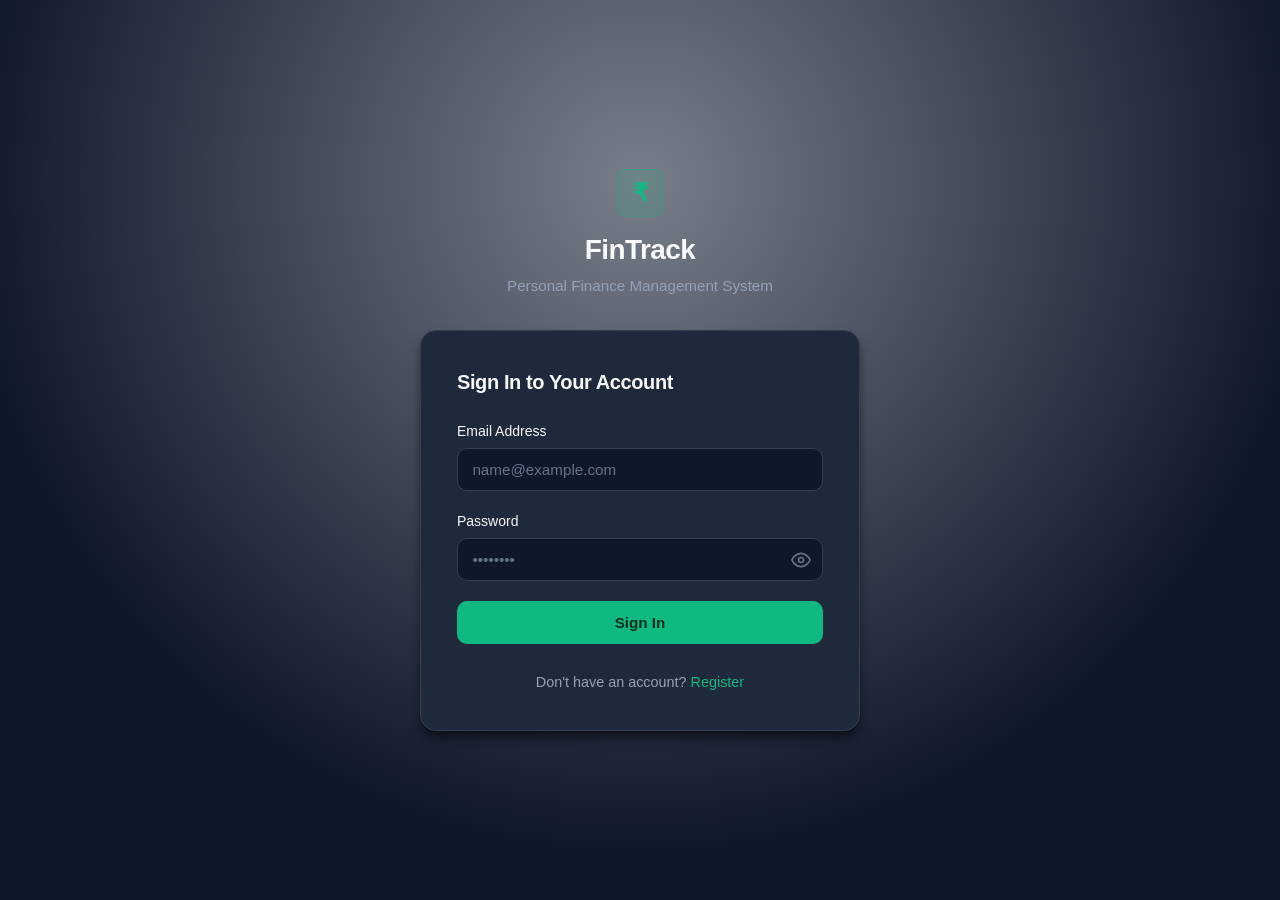
<file: frontend/transactions.html>
<!DOCTYPE html>
<html lang="en">
<head>
  <meta charset="UTF-8">
  <meta name="viewport" content="width=device-width, initial-scale=1.0">
  <title>Transactions – FinTrack</title>
  <link rel="stylesheet" href="css/style.css">
</head>
<body>

  <!-- Sticky Top Header -->
  <header class="dashboard-header">
    <div class="header-container">
      <div class="header-brand">
        <div class="header-logo">₹</div>
        <h1>FinTrack</h1>
      </div>

      <div class="header-actions">
        <div class="user-pill">
          <div id="userAvatar" class="user-avatar">U</div>
          <span id="userName">User</span>
        </div>
        <button id="logoutBtn" class="btn btn-secondary" title="Sign out of FinTrack">
          Sign Out
        </button>
      </div>
    </div>
  </header>

  <!-- Navigation Menu Bar -->
  <nav class="dashboard-nav">
    <div class="nav-container">
      <a href="dashboard.html" class="nav-link">Dashboard</a>
      <a href="accounts.html" class="nav-link">Accounts</a>
      <a href="transactions.html" class="nav-link active">Transactions</a>
      <a href="categories.html" class="nav-link">Categories</a>
      <a href="budgets.html" class="nav-link">Budgets</a>
      <a href="savings-goals.html" class="nav-link">Savings Goals</a>
    </div>
  </nav>

  <!-- Main Content Body -->
  <main class="dashboard-main">
    <!-- Feedback Toast Notification -->
    <div id="pageToast" class="alert alert-success" style="display: none;" role="status"></div>

    <!-- Page Header & Action Controls -->
    <div class="page-header">
      <div class="page-title">
        <h2>Transactions</h2>
        <p>Record, manage, and filter your income and expenses across all accounts</p>
      </div>
      <button id="addTransactionBtn" class="btn btn-primary">
        + Add Transaction
      </button>
    </div>

    <!-- Summary Totals Cards -->
    <div class="stats-grid">
      <div class="stat-card">
        <div class="stat-header">
          <span class="stat-title">Total Income</span>
          <span class="table-badge badge-income">Income</span>
        </div>
        <div id="totalIncome" class="stat-value stat-income">₹0.00</div>
        <div class="stat-meta">Sum of displayed income</div>
      </div>

      <div class="stat-card">
        <div class="stat-header">
          <span class="stat-title">Total Expenses</span>
          <span class="table-badge badge-expense">Expense</span>
        </div>
        <div id="totalExpenses" class="stat-value stat-expense">₹0.00</div>
        <div class="stat-meta">Sum of displayed expenses</div>
      </div>

      <div class="stat-card">
        <div class="stat-header">
          <span class="stat-title">Net Total</span>
          <span class="table-badge badge-system">Display</span>
        </div>
        <div id="netAmount" class="stat-value">₹0.00</div>
        <div class="stat-meta">Income minus expenses</div>
      </div>
    </div>
    <div class="summary-notice">
      * Display totals reflect the currently filtered transactions list. Account balances remain unchanged.
    </div>

    <!-- Filter Section -->
    <div class="filter-card">
      <form id="filterForm" novalidate>
        <div class="filter-grid">
          <div class="filter-group-item">
            <label for="filterAccount">Account</label>
            <select id="filterAccount" class="form-control">
              <option value="">All Accounts</option>
            </select>
          </div>

          <div class="filter-group-item">
            <label for="filterType">Transaction Type</label>
            <select id="filterType" class="form-control">
              <option value="">All Types</option>
              <option value="Income">Income</option>
              <option value="Expense">Expense</option>
            </select>
          </div>

          <div class="filter-group-item">
            <label for="filterStartDate">Start Date</label>
            <input type="date" id="filterStartDate" class="form-control">
          </div>

          <div class="filter-group-item">
            <label for="filterEndDate">End Date</label>
            <input type="date" id="filterEndDate" class="form-control">
          </div>

          <div class="filter-actions">
            <button type="submit" id="applyFiltersBtn" class="btn btn-primary btn-sm">
              Apply Filters
            </button>
            <button type="button" id="clearFiltersBtn" class="btn btn-secondary btn-sm">
              Clear Filters
            </button>
          </div>
        </div>

        <div id="filterError" class="alert alert-error" style="display: none; margin-top: 1rem;" role="alert"></div>
      </form>
    </div>

    <!-- Loading State -->
    <div id="loadingIndicator" class="loading-container">
      <div class="loading-spinner"></div>
      <p>Loading transactions...</p>
    </div>

    <!-- Initial Empty State (No transactions at all) -->
    <div id="emptyState" class="content-section" style="display: none;">
      <div class="placeholder-box">
        <div class="placeholder-icon">💸</div>
        <h4>No transactions found</h4>
        <p class="text-secondary" style="margin-bottom: 1.25rem;">
          You haven't recorded any transactions yet. Add your first transaction to start tracking income and expenses.
        </p>
        <button id="emptyAddBtn" class="btn btn-primary">
          + Add Transaction
        </button>
      </div>
    </div>

    <!-- Filtered Empty State (Transactions exist, but none match filters) -->
    <div id="filteredEmptyState" class="content-section" style="display: none;">
      <div class="placeholder-box">
        <div class="placeholder-icon">🔍</div>
        <h4>No transactions match your filters</h4>
        <p class="text-secondary" style="margin-bottom: 1.25rem;">
          Try adjusting your date range, account, or type filters to see transactions.
        </p>
        <button id="emptyClearFiltersBtn" class="btn btn-secondary">
          Clear Filters
        </button>
      </div>
    </div>

    <!-- Transactions Responsive Table Wrapper -->
    <div id="transactionsTableWrapper" class="transaction-table-wrapper" style="display: none;">
      <table class="transaction-table">
        <thead>
          <tr>
            <th>Date</th>
            <th>Type</th>
            <th>Category</th>
            <th>Account</th>
            <th>Description</th>
            <th style="text-align: right;">Amount</th>
            <th style="text-align: center;">Actions</th>
          </tr>
        </thead>
        <tbody id="transactionsTableBody">
          <!-- Populated dynamically by transactions.js -->
        </tbody>
      </table>
    </div>
  </main>

  <!-- Add / Edit Transaction Modal -->
  <div id="transactionModal" class="modal-backdrop" style="display: none;">
    <div class="modal-card">
      <div class="modal-header">
        <h3 id="modalTitle">Add Transaction</h3>
        <button type="button" id="closeTxModalBtn" class="modal-close-btn" aria-label="Close modal">&times;</button>
      </div>

      <form id="transactionForm" novalidate>
        <div class="modal-body">
          <!-- Inline Modal Error Alert -->
          <div id="modalError" class="alert alert-error" style="display: none;" role="alert"></div>

          <!-- Transaction Type -->
          <div class="form-group">
            <label for="txType">Transaction Type <span class="text-muted">*</span></label>
            <select id="txType" class="form-control" required>
              <option value="Expense" selected>Expense</option>
              <option value="Income">Income</option>
            </select>
          </div>

          <!-- Account -->
          <div class="form-group">
            <label for="txAccount">Account <span class="text-muted">*</span></label>
            <select id="txAccount" class="form-control" required>
              <option value="">Select Account</option>
            </select>
          </div>

          <!-- Category -->
          <div class="form-group">
            <label for="txCategory">Category <span class="text-muted">*</span></label>
            <select id="txCategory" class="form-control" required>
              <option value="">Select Category</option>
            </select>
            <div class="form-text">Categories are filtered by the selected transaction type.</div>
          </div>

          <!-- Amount -->
          <div class="form-group">
            <label for="txAmount">Amount (₹) <span class="text-muted">*</span></label>
            <input 
              type="number" 
              id="txAmount" 
              class="form-control" 
              step="0.01" 
              min="0.01" 
              placeholder="0.00" 
              required
            >
          </div>

          <!-- Transaction Date -->
          <div class="form-group">
            <label for="txDate">Transaction Date <span class="text-muted">*</span></label>
            <input 
              type="date" 
              id="txDate" 
              class="form-control" 
              required
            >
          </div>

          <!-- Description -->
          <div class="form-group">
            <label for="txDescription">Description</label>
            <input 
              type="text" 
              id="txDescription" 
              class="form-control" 
              placeholder="e.g. Lunch with colleagues, Freelance project" 
              maxlength="255"
            >
          </div>
        </div>

        <div class="modal-footer">
          <button type="button" id="cancelTxBtn" class="btn btn-secondary">Cancel</button>
          <button type="submit" id="saveTxBtn" class="btn btn-primary">Save Transaction</button>
        </div>
      </form>
    </div>
  </div>

  <!-- Delete Transaction Confirmation Modal -->
  <div id="deleteModal" class="modal-backdrop" style="display: none;">
    <div class="modal-card">
      <div class="modal-header">
        <h3>Confirm Transaction Deletion</h3>
        <button type="button" id="closeDeleteModalBtn" class="modal-close-btn" aria-label="Close modal">&times;</button>
      </div>

      <div class="modal-body">
        <p id="deleteConfirmMessage" style="margin-bottom: 0.75rem;">
          Are you sure you want to delete this transaction? This action cannot be undone.
        </p>
        <div id="deleteItemDetails" class="placeholder-box" style="padding: 1rem; text-align: left; font-size: 0.85rem; margin-bottom: 0.5rem;">
          <!-- Dynamically populated transaction details -->
        </div>
      </div>

      <div class="modal-footer">
        <button type="button" id="cancelDeleteBtn" class="btn btn-secondary">Cancel</button>
        <button type="button" id="confirmDeleteBtn" class="btn btn-danger">Delete Transaction</button>
      </div>
    </div>
  </div>

  <!-- Scripts -->
  <script src="js/api.js"></script>
  <script src="js/auth.js"></script>
  <script src="js/transactions.js"></script>
</body>
</html>
</file>
<file: frontend/css/style.css>
/* ==========================================================================
   FinTrack – Modern Personal Finance Management System
   Dark/Neutral Theme CSS Design System
   ========================================================================== */

:root {
  /* Color Palette */
  --bg-primary: #0f172a;
  /* Slate 900 */
  --bg-secondary: #1e293b;
  /* Slate 800 */
  --bg-card: #1e293b;
  /* Card Background */
  --bg-card-hover: #243447;
  --bg-input: #0f172a;
  /* Deep Input Field */

  --text-primary: #f8fafc;
  /* Slate 50 */
  --text-secondary: #94a3b8;
  /* Slate 400 */
  --text-muted: #64748b;
  /* Slate 500 */

  --accent-green: #10b981;
  /* Emerald 500 (Positive financial action) */
  --accent-green-hover: #059669;
  --accent-green-subtle: rgba(16, 185, 129, 0.12);

  --accent-red: #ef4444;
  /* Red 500 (Errors / Danger) */
  --accent-red-hover: #dc2626;
  --accent-red-subtle: rgba(239, 68, 68, 0.12);

  --accent-blue: #38bdf8;
  /* Sky 400 */
  --accent-blue-subtle: rgba(56, 189, 248, 0.12);

  --border-color: #334155;
  /* Slate 700 */
  --border-focus: #10b981;

  --radius-sm: 6px;
  --radius-md: 10px;
  --radius-lg: 16px;
  --radius-full: 9999px;

  --shadow-sm: 0 1px 2px 0 rgba(0, 0, 0, 0.3);
  --shadow-md: 0 4px 6px -1px rgba(0, 0, 0, 0.4), 0 2px 4px -1px rgba(0, 0, 0, 0.2);
  --shadow-lg: 0 10px 15px -3px rgba(0, 0, 0, 0.5), 0 4px 6px -2px rgba(0, 0, 0, 0.3);

  --font-family: -apple-system, BlinkMacSystemFont, "Segoe UI", Roboto, Oxygen, Ubuntu, Cantarell, "Helvetica Neue", sans-serif;
  --transition-fast: 0.15s ease;
  --transition-normal: 0.25s ease;
}

/* ==========================================================================
   Base & Reset
   ========================================================================== */

*,
*::before,
*::after {
  box-sizing: border-box;
  margin: 0;
  padding: 0;
}

body {
  font-family: var(--font-family);
  background-color: var(--bg-primary);
  color: var(--text-primary);
  line-height: 1.5;
  -webkit-font-smoothing: antialiased;
  min-height: 100vh;
  display: flex;
  flex-direction: column;
}

a {
  color: var(--accent-green);
  text-decoration: none;
  transition: color var(--transition-fast);
}

a:hover {
  color: var(--accent-green-hover);
  text-decoration: underline;
}

/* ==========================================================================
   Typography & Utilities
   ========================================================================== */

h1,
h2,
h3,
h4 {
  color: var(--text-primary);
  font-weight: 600;
  letter-spacing: -0.02em;
}

p {
  color: var(--text-secondary);
}

.text-muted {
  color: var(--text-muted);
}

.badge {
  display: inline-block;
  padding: 0.25rem 0.6rem;
  font-size: 0.75rem;
  font-weight: 500;
  border-radius: var(--radius-full);
  background: var(--accent-green-subtle);
  color: var(--accent-green);
  border: 1px solid rgba(16, 185, 129, 0.25);
}

.badge-warning {
  background: rgba(245, 158, 11, 0.12);
  color: #f59e0b;
  border-color: rgba(245, 158, 11, 0.25);
}

/* ==========================================================================
   Auth Layout (Login & Registration)
   ========================================================================== */

.auth-page {
  display: flex;
  align-items: center;
  justify-content: center;
  min-height: 100vh;
  padding: 2rem 1rem;
  background: radial-gradient(circle at 50% 20%, rgba(30, 41, 59, 0.6) 0%, var(--bg-primary) 70%);
}

.auth-container {
  width: 100%;
  max-width: 440px;
}

.auth-brand {
  text-align: center;
  margin-bottom: 2rem;
}

.auth-logo {
  display: inline-flex;
  align-items: center;
  justify-content: center;
  width: 48px;
  height: 48px;
  border-radius: var(--radius-md);
  background: var(--accent-green-subtle);
  border: 1px solid rgba(16, 185, 129, 0.3);
  color: var(--accent-green);
  font-size: 1.5rem;
  font-weight: 700;
  margin-bottom: 0.75rem;
}

.auth-brand h1 {
  font-size: 1.75rem;
  margin-bottom: 0.25rem;
}

.auth-brand p {
  font-size: 0.95rem;
}

.auth-card {
  background: var(--bg-card);
  border: 1px solid var(--border-color);
  border-radius: var(--radius-lg);
  padding: 2.25rem;
  box-shadow: var(--shadow-lg);
}

.auth-card h2 {
  font-size: 1.25rem;
  margin-bottom: 1.5rem;
  text-align: left;
}

.auth-footer {
  margin-top: 1.75rem;
  text-align: center;
  font-size: 0.9rem;
  color: var(--text-secondary);
}

/* ==========================================================================
   Form Controls
   ========================================================================== */

.form-group {
  margin-bottom: 1.25rem;
}

.form-group label {
  display: block;
  font-size: 0.875rem;
  font-weight: 500;
  color: var(--text-primary);
  margin-bottom: 0.4rem;
}

.form-control {
  width: 100%;
  padding: 0.75rem 0.9rem;
  font-size: 0.95rem;
  font-family: inherit;
  color: var(--text-primary);
  background: var(--bg-input);
  border: 1px solid var(--border-color);
  border-radius: var(--radius-md);
  transition: border-color var(--transition-fast), box-shadow var(--transition-fast);
}

.form-control:focus {
  outline: none;
  border-color: var(--border-focus);
  box-shadow: 0 0 0 3px rgba(16, 185, 129, 0.2);
}

.form-control::placeholder {
  color: var(--text-muted);
}

.form-text {
  font-size: 0.8rem;
  color: var(--text-muted);
  margin-top: 0.25rem;
}

/* Password visibility toggle input wrapper */
.password-input-wrapper {
  position: relative;
  display: block;
  width: 100%;
}

.password-input-wrapper .form-control {
  width: 100%;
  padding-right: 45px;
  box-sizing: border-box;
}

.password-input-wrapper .form-control::-ms-reveal,
.password-input-wrapper .form-control::-ms-clear {
  display: none;
}

.password-toggle-btn {
  position: absolute;
  right: 12px;
  top: 50%;
  transform: translateY(-50%);
  display: inline-flex;
  align-items: center;
  justify-content: center;
  background: transparent !important;
  background-color: transparent !important;
  border: none !important;
  outline: none;
  padding: 0 !important;
  margin: 0 !important;
  box-shadow: none !important;
  -webkit-appearance: none;
  -moz-appearance: none;
  appearance: none;
  color: var(--text-muted, #94a3b8);
  cursor: pointer;
  line-height: 1;
  z-index: 2;
  transition: color var(--transition-fast);
}

.password-toggle-btn:hover {
  color: var(--accent-green, #10b981);
  background: transparent !important;
  background-color: transparent !important;
}

.password-toggle-btn:focus {
  outline: none;
}

.password-toggle-btn:focus-visible {
  outline: 2px solid var(--border-focus, #10b981);
  outline-offset: 2px;
  border-radius: 4px;
  color: var(--accent-green, #10b981);
}

.password-toggle-btn svg {
  width: 20px;
  height: 20px;
  display: block;
  stroke: currentColor;
}

.password-toggle-btn .eye-off-icon {
  display: none;
}

.password-toggle-btn.is-visible .eye-icon {
  display: none;
}

.password-toggle-btn.is-visible .eye-off-icon {
  display: block;
}

/* ==========================================================================
   Buttons
   ========================================================================== */

.btn {
  display: inline-flex;
  align-items: center;
  justify-content: center;
  font-family: inherit;
  font-size: 0.95rem;
  font-weight: 600;
  padding: 0.75rem 1.25rem;
  border-radius: var(--radius-md);
  border: 1px solid transparent;
  cursor: pointer;
  transition: all var(--transition-fast);
  text-decoration: none;
}

.btn-primary {
  background: var(--accent-green);
  color: #042f1a;
}

.btn-primary:hover:not(:disabled) {
  background: var(--accent-green-hover);
  color: #ffffff;
  text-decoration: none;
}

.btn-primary:focus {
  outline: none;
  box-shadow: 0 0 0 3px rgba(16, 185, 129, 0.4);
}

.btn-secondary {
  background: transparent;
  border-color: var(--border-color);
  color: var(--text-primary);
}

.btn-secondary:hover:not(:disabled) {
  background: rgba(255, 255, 255, 0.05);
  border-color: var(--text-secondary);
  text-decoration: none;
}

.btn-danger {
  background: var(--accent-red-subtle);
  color: var(--accent-red);
  border-color: rgba(239, 68, 68, 0.3);
}

.btn-danger:hover:not(:disabled) {
  background: var(--accent-red);
  color: #ffffff;
  text-decoration: none;
}

.btn-block {
  width: 100%;
}

.btn:disabled {
  opacity: 0.6;
  cursor: not-allowed;
}

/* ==========================================================================
   Alerts & Notifications
   ========================================================================== */

.alert {
  padding: 0.85rem 1rem;
  border-radius: var(--radius-md);
  font-size: 0.9rem;
  margin-bottom: 1.25rem;
  display: flex;
  align-items: flex-start;
  gap: 0.6rem;
  line-height: 1.4;
}

.alert-error {
  background: var(--accent-red-subtle);
  border: 1px solid rgba(239, 68, 68, 0.4);
  color: #fca5a5;
}

.alert-success {
  background: var(--accent-green-subtle);
  border: 1px solid rgba(16, 185, 129, 0.4);
  color: #6ee7b7;
}

.alert-info {
  background: var(--accent-blue-subtle);
  border: 1px solid rgba(56, 189, 248, 0.4);
  color: #7dd3fc;
}

/* ==========================================================================
   Dashboard Layout & Components
   ========================================================================== */

.dashboard-header {
  background: var(--bg-secondary);
  border-bottom: 1px solid var(--border-color);
  padding: 1rem 1.5rem;
  position: sticky;
  top: 0;
  z-index: 50;
}

.header-container {
  max-width: 1200px;
  margin: 0 auto;
  display: flex;
  align-items: center;
  justify-content: space-between;
  flex-wrap: wrap;
  gap: 1rem;
}

.header-brand {
  display: flex;
  align-items: center;
  gap: 0.75rem;
}

.header-logo {
  width: 36px;
  height: 36px;
  border-radius: var(--radius-sm);
  background: var(--accent-green-subtle);
  border: 1px solid rgba(16, 185, 129, 0.3);
  color: var(--accent-green);
  display: flex;
  align-items: center;
  justify-content: center;
  font-weight: 700;
  font-size: 1.1rem;
}

.header-brand h1 {
  font-size: 1.25rem;
  margin: 0;
}

.header-actions {
  display: flex;
  align-items: center;
  gap: 1rem;
}

.user-pill {
  display: flex;
  align-items: center;
  gap: 0.5rem;
  padding: 0.35rem 0.75rem;
  background: var(--bg-primary);
  border: 1px solid var(--border-color);
  border-radius: var(--radius-full);
  font-size: 0.85rem;
}

.user-avatar {
  width: 24px;
  height: 24px;
  border-radius: 50%;
  background: var(--accent-green);
  color: #042f1a;
  display: flex;
  align-items: center;
  justify-content: center;
  font-weight: 700;
  font-size: 0.75rem;
}

/* Navigation Bar */
.dashboard-nav {
  background: #172033;
  border-bottom: 1px solid var(--border-color);
  padding: 0 1.5rem;
}

.nav-container {
  max-width: 1200px;
  margin: 0 auto;
  display: flex;
  gap: 0.5rem;
  overflow-x: auto;
  white-space: nowrap;
}

.nav-link {
  display: inline-flex;
  align-items: center;
  gap: 0.5rem;
  padding: 0.85rem 1rem;
  font-size: 0.9rem;
  font-weight: 500;
  color: var(--text-secondary);
  border-bottom: 2px solid transparent;
  text-decoration: none;
  transition: all var(--transition-fast);
}

.nav-link:hover {
  color: var(--text-primary);
  text-decoration: none;
}

.nav-link.active {
  color: var(--accent-green);
  border-bottom-color: var(--accent-green);
}

/* Main Dashboard Body */
.dashboard-main {
  flex: 1;
  max-width: 1200px;
  width: 100%;
  margin: 0 auto;
  padding: 2rem 1.5rem;
}

.welcome-banner {
  margin-bottom: 2rem;
}

.welcome-banner h2 {
  font-size: 1.75rem;
  margin-bottom: 0.35rem;
}

.stats-grid {
  display: grid;
  grid-template-columns: repeat(auto-fit, minmax(250px, 1fr));
  gap: 1.5rem;
  margin-bottom: 2rem;
}

.stat-card {
  background: var(--bg-card);
  border: 1px solid var(--border-color);
  border-radius: var(--radius-lg);
  padding: 1.5rem;
  box-shadow: var(--shadow-sm);
  transition: transform var(--transition-fast), border-color var(--transition-fast);
}

.stat-card:hover {
  border-color: rgba(16, 185, 129, 0.3);
  transform: translateY(-2px);
}

.stat-header {
  display: flex;
  align-items: center;
  justify-content: space-between;
  margin-bottom: 0.75rem;
}

.stat-title {
  font-size: 0.875rem;
  color: var(--text-secondary);
  font-weight: 500;
}

.stat-value {
  font-size: 1.75rem;
  font-weight: 700;
  color: var(--text-primary);
  margin-bottom: 0.5rem;
}

.stat-meta {
  font-size: 0.8rem;
  color: var(--text-muted);
}

/* Overview Section / Placeholder Blocks */
.content-section {
  background: var(--bg-card);
  border: 1px solid var(--border-color);
  border-radius: var(--radius-lg);
  padding: 1.75rem;
  margin-bottom: 2rem;
}

.section-header {
  display: flex;
  align-items: center;
  justify-content: space-between;
  margin-bottom: 1.25rem;
  padding-bottom: 0.75rem;
  border-bottom: 1px solid rgba(255, 255, 255, 0.05);
}

.section-header h3 {
  font-size: 1.15rem;
}

.placeholder-box {
  background: rgba(15, 23, 42, 0.5);
  border: 1px dashed var(--border-color);
  border-radius: var(--radius-md);
  padding: 2.5rem 1.5rem;
  text-align: center;
}

.placeholder-icon {
  font-size: 2rem;
  margin-bottom: 0.75rem;
  color: var(--text-muted);
}

.placeholder-box h4 {
  font-size: 1.1rem;
  margin-bottom: 0.5rem;
}

.placeholder-box p {
  max-width: 480px;
  margin: 0 auto;
  font-size: 0.9rem;
}

/* ==========================================================================
   Responsive Breakpoints
   ========================================================================== */

@media (max-width: 768px) {
  .auth-card {
    padding: 1.75rem 1.25rem;
  }

  .header-container {
    flex-direction: column;
    align-items: flex-start;
  }

  .header-actions {
    width: 100%;
    justify-content: space-between;
  }

  .stats-grid {
    grid-template-columns: 1fr;
  }
}

/* ==========================================================================
   Accounts Management Components
   ========================================================================== */

.page-header {
  display: flex;
  align-items: center;
  justify-content: space-between;
  margin-bottom: 2rem;
  flex-wrap: wrap;
  gap: 1rem;
}

.page-title h2 {
  font-size: 1.75rem;
  margin-bottom: 0.25rem;
}

.accounts-grid {
  display: grid;
  grid-template-columns: repeat(auto-fill, minmax(320px, 1fr));
  gap: 1.5rem;
  margin-bottom: 2.5rem;
}

.account-card {
  background: var(--bg-card);
  border: 1px solid var(--border-color);
  border-radius: var(--radius-lg);
  padding: 1.5rem;
  box-shadow: var(--shadow-sm);
  display: flex;
  flex-direction: column;
  justify-content: space-between;
  transition: transform var(--transition-fast), border-color var(--transition-fast), box-shadow var(--transition-fast);
}

.account-card:hover {
  border-color: rgba(16, 185, 129, 0.4);
  box-shadow: var(--shadow-md);
  transform: translateY(-2px);
}

.account-card.is-default {
  border-color: rgba(16, 185, 129, 0.6);
  background: linear-gradient(180deg, rgba(16, 185, 129, 0.05) 0%, var(--bg-card) 40%);
}

.account-top {
  display: flex;
  align-items: flex-start;
  justify-content: space-between;
  gap: 0.75rem;
  margin-bottom: 0.75rem;
}

.account-name-group h3 {
  font-size: 1.25rem;
  color: var(--text-primary);
  margin-bottom: 0.25rem;
  word-break: break-word;
}

.account-type-badge {
  display: inline-block;
  font-size: 0.75rem;
  font-weight: 500;
  padding: 0.2rem 0.55rem;
  border-radius: var(--radius-sm);
  background: rgba(255, 255, 255, 0.07);
  color: var(--text-secondary);
}

.account-default-badge {
  display: inline-flex;
  align-items: center;
  gap: 0.3rem;
  font-size: 0.75rem;
  font-weight: 600;
  padding: 0.25rem 0.6rem;
  border-radius: var(--radius-full);
  background: var(--accent-green-subtle);
  color: var(--accent-green);
  border: 1px solid rgba(16, 185, 129, 0.3);
  white-space: nowrap;
}

.account-balance-group {
  margin: 1.25rem 0;
  padding: 1rem;
  background: rgba(15, 23, 42, 0.5);
  border-radius: var(--radius-md);
  border: 1px solid rgba(255, 255, 255, 0.03);
}

.account-balance-label {
  font-size: 0.75rem;
  text-transform: uppercase;
  letter-spacing: 0.05em;
  color: var(--text-muted);
  margin-bottom: 0.25rem;
}

.account-balance-amount {
  font-size: 1.65rem;
  font-weight: 700;
  color: var(--text-primary);
  font-feature-settings: "tnum";
}

.account-actions {
  display: flex;
  align-items: center;
  gap: 0.5rem;
  flex-wrap: wrap;
  padding-top: 1rem;
  border-top: 1px solid rgba(255, 255, 255, 0.05);
}

.btn-sm {
  padding: 0.45rem 0.75rem;
  font-size: 0.825rem;
}

/* ==========================================================================
   Modal Dialog Components
   ========================================================================== */

.modal-backdrop {
  position: fixed;
  top: 0;
  left: 0;
  right: 0;
  bottom: 0;
  background: rgba(0, 0, 0, 0.75);
  backdrop-filter: blur(4px);
  display: flex;
  align-items: center;
  justify-content: center;
  z-index: 1000;
  padding: 1rem;
}

.modal-card {
  background: var(--bg-card);
  border: 1px solid var(--border-color);
  border-radius: var(--radius-lg);
  width: 100%;
  max-width: 480px;
  max-height: 90vh;
  box-shadow: var(--shadow-lg);
  overflow: hidden;
  display: flex;
  flex-direction: column;
  animation: modalFadeIn 0.15s ease-out;
}

.modal-card form {
  display: flex;
  flex-direction: column;
  min-height: 0;
  overflow: hidden;
  flex: 1;
}

@keyframes modalFadeIn {
  from {
    opacity: 0;
    transform: scale(0.96);
  }

  to {
    opacity: 1;
    transform: scale(1);
  }
}

.modal-header {
  padding: 1.25rem 1.5rem;
  border-bottom: 1px solid var(--border-color);
  display: flex;
  align-items: center;
  justify-content: space-between;
}

.modal-header h3 {
  font-size: 1.2rem;
  margin: 0;
}

.modal-close-btn {
  background: transparent;
  border: none;
  color: var(--text-muted);
  font-size: 1.5rem;
  line-height: 1;
  cursor: pointer;
  padding: 0.25rem;
  border-radius: var(--radius-sm);
  transition: color var(--transition-fast);
}

.modal-close-btn:hover {
  color: var(--text-primary);
}

.modal-body {
  padding: 1.5rem;
  overflow-y: auto;
  max-height: 65vh;
}

.modal-footer {
  padding: 1rem 1.5rem;
  background: rgba(15, 23, 42, 0.4);
  border-top: 1px solid var(--border-color);
  display: flex;
  align-items: center;
  justify-content: flex-end;
  gap: 0.75rem;
}

.loading-container {
  text-align: center;
  padding: 3rem 1.5rem;
  color: var(--text-secondary);
}

.loading-spinner {
  display: inline-block;
  width: 32px;
  height: 32px;
  border: 3px solid rgba(16, 185, 129, 0.2);
  border-top-color: var(--accent-green);
  border-radius: 50%;
  animation: spin 0.8s linear infinite;
  margin-bottom: 1rem;
}

@keyframes spin {
  to {
    transform: rotate(360deg);
  }
}

/* ==========================================================================
   Categories Management Components
   ========================================================================== */

.filter-group {
  display: inline-flex;
  background: var(--bg-card);
  border: 1px solid var(--border-color);
  border-radius: var(--radius-md);
  padding: 0.25rem;
  gap: 0.25rem;
}

.btn-filter {
  background: transparent;
  border: none;
  color: var(--text-secondary);
  font-family: inherit;
  font-size: 0.85rem;
  font-weight: 500;
  padding: 0.4rem 0.85rem;
  border-radius: var(--radius-sm);
  cursor: pointer;
  transition: all var(--transition-fast);
}

.btn-filter:hover {
  color: var(--text-primary);
  background: rgba(255, 255, 255, 0.05);
}

.btn-filter.active {
  background: var(--accent-green);
  color: #042f1a;
  font-weight: 600;
}

.category-section {
  margin-bottom: 3rem;
}

.category-section-header {
  display: flex;
  align-items: center;
  justify-content: space-between;
  margin-bottom: 1.25rem;
  padding-bottom: 0.75rem;
  border-bottom: 1px solid var(--border-color);
}

.category-section-header h3 {
  font-size: 1.35rem;
  display: flex;
  align-items: center;
  gap: 0.6rem;
}

.category-card {
  background: var(--bg-card);
  border: 1px solid var(--border-color);
  border-radius: var(--radius-lg);
  padding: 1.35rem;
  box-shadow: var(--shadow-sm);
  display: flex;
  flex-direction: column;
  justify-content: space-between;
  transition: transform var(--transition-fast), border-color var(--transition-fast);
}

.category-card:hover {
  border-color: rgba(16, 185, 129, 0.3);
  transform: translateY(-2px);
}

.category-header {
  display: flex;
  align-items: flex-start;
  justify-content: space-between;
  gap: 0.75rem;
  margin-bottom: 0.75rem;
}

.category-title-group h4 {
  font-size: 1.15rem;
  color: var(--text-primary);
  margin-bottom: 0.35rem;
}

.category-badges {
  display: flex;
  align-items: center;
  gap: 0.4rem;
  flex-wrap: wrap;
}

.badge-income {
  background: var(--accent-green-subtle);
  color: var(--accent-green);
  border: 1px solid rgba(16, 185, 129, 0.3);
}

.badge-expense {
  background: var(--accent-red-subtle);
  color: #f87171;
  border: 1px solid rgba(239, 68, 68, 0.3);
}

.badge-system {
  background: rgba(56, 189, 248, 0.12);
  color: var(--accent-blue);
  border: 1px solid rgba(56, 189, 248, 0.3);
}

.badge-custom {
  background: rgba(168, 85, 247, 0.12);
  color: #c084fc;
  border: 1px solid rgba(168, 85, 247, 0.3);
}

.category-desc {
  font-size: 0.875rem;
  color: var(--text-secondary);
  line-height: 1.45;
  margin: 0.75rem 0 1.25rem 0;
  min-height: 2.5rem;
}

.category-readonly-notice {
  font-size: 0.8rem;
  color: var(--text-muted);
  font-style: italic;
  padding-top: 0.75rem;
  border-top: 1px solid rgba(255, 255, 255, 0.05);
}

/* ==========================================================================
   Transactions Management Components
   ========================================================================== */

.stat-value.stat-income {
  color: var(--accent-green);
}

.stat-value.stat-expense {
  color: #f87171;
}

.stat-value.stat-net-positive {
  color: var(--accent-green);
}

.stat-value.stat-net-negative {
  color: #f87171;
}

.summary-notice {
  font-size: 0.8rem;
  color: var(--text-muted);
  margin-top: -1rem;
  margin-bottom: 1.5rem;
}

.filter-card {
  background: var(--bg-card);
  border: 1px solid var(--border-color);
  border-radius: var(--radius-lg);
  padding: 1.25rem 1.5rem;
  margin-bottom: 2rem;
  box-shadow: var(--shadow-sm);
}

.filter-grid {
  display: grid;
  grid-template-columns: repeat(auto-fit, minmax(180px, 1fr));
  gap: 1rem;
  align-items: flex-end;
}

.filter-group-item {
  display: flex;
  flex-direction: column;
}

.filter-group-item label {
  font-size: 0.8rem;
  font-weight: 500;
  color: var(--text-secondary);
  margin-bottom: 0.35rem;
}

.filter-actions {
  display: flex;
  gap: 0.5rem;
  align-items: flex-end;
  height: 100%;
}

.transaction-table-wrapper {
  background: var(--bg-card);
  border: 1px solid var(--border-color);
  border-radius: var(--radius-lg);
  overflow-x: auto;
  box-shadow: var(--shadow-sm);
  margin-bottom: 2.5rem;
  -webkit-overflow-scrolling: touch;
}

.transaction-table {
  width: 100%;
  border-collapse: collapse;
  text-align: left;
  font-size: 0.9rem;
}

.transaction-table th {
  background: rgba(15, 23, 42, 0.6);
  color: var(--text-secondary);
  font-size: 0.75rem;
  font-weight: 600;
  text-transform: uppercase;
  letter-spacing: 0.05em;
  padding: 0.85rem 1.25rem;
  border-bottom: 1px solid var(--border-color);
  white-space: nowrap;
}

.transaction-table td {
  padding: 0.95rem 1.25rem;
  border-bottom: 1px solid rgba(255, 255, 255, 0.05);
  color: var(--text-primary);
  vertical-align: middle;
}

.transaction-table tbody tr:last-child td {
  border-bottom: none;
}

.transaction-table tbody tr:hover {
  background: rgba(255, 255, 255, 0.02);
}

.amount-income {
  color: var(--accent-green);
  font-weight: 600;
  font-feature-settings: "tnum";
  white-space: nowrap;
}

.amount-expense {
  color: #f87171;
  font-weight: 600;
  font-feature-settings: "tnum";
  white-space: nowrap;
}

.table-badge {
  display: inline-block;
  padding: 0.25rem 0.6rem;
  border-radius: var(--radius-full);
  font-size: 0.75rem;
  font-weight: 600;
  text-transform: capitalize;
}

.actions-cell {
  display: flex;
  align-items: center;
  gap: 0.4rem;
  white-space: nowrap;
}

@media (max-width: 768px) {
  .filter-grid {
    grid-template-columns: 1fr;
  }

  .filter-actions {
    flex-direction: row;
    width: 100%;
    margin-top: 0.5rem;
  }

  .filter-actions .btn {
    flex: 1;
    justify-content: center;
  }

  .transaction-table th,
  .transaction-table td {
    padding: 0.75rem 0.75rem;
    font-size: 0.85rem;
  }
}

/* ==========================================================================
   Budgets Management Components
   ========================================================================== */

.budgets-grid {
  display: grid;
  grid-template-columns: repeat(auto-fill, minmax(360px, 1fr));
  gap: 1.5rem;
  margin-bottom: 2.5rem;
}

.budget-card {
  background: var(--bg-card);
  border: 1px solid var(--border-color);
  border-radius: var(--radius-lg);
  padding: 1.5rem;
  box-shadow: var(--shadow-sm);
  display: flex;
  flex-direction: column;
  justify-content: space-between;
  transition: transform var(--transition-fast), border-color var(--transition-fast);
}

.budget-card:hover {
  border-color: rgba(16, 185, 129, 0.3);
  transform: translateY(-2px);
}

.budget-card-header {
  display: flex;
  align-items: flex-start;
  justify-content: space-between;
  gap: 0.75rem;
  margin-bottom: 1rem;
}

.budget-title-group h3 {
  font-size: 1.25rem;
  color: var(--text-primary);
  margin-bottom: 0.25rem;
}

.budget-dates {
  font-size: 0.825rem;
  color: var(--text-muted);
  display: flex;
  align-items: center;
  gap: 0.4rem;
}

.badge-active {
  background: rgba(16, 185, 129, 0.12);
  color: var(--accent-green);
  border: 1px solid rgba(16, 185, 129, 0.3);
}

.badge-upcoming {
  background: rgba(56, 189, 248, 0.12);
  color: var(--accent-blue);
  border: 1px solid rgba(56, 189, 248, 0.3);
}

.badge-past {
  background: rgba(148, 163, 184, 0.12);
  color: var(--text-muted);
  border: 1px solid rgba(148, 163, 184, 0.3);
}

.budget-metrics-row {
  display: grid;
  grid-template-columns: repeat(3, 1fr);
  gap: 0.75rem;
  margin-bottom: 1.25rem;
  padding: 0.85rem;
  background: rgba(15, 23, 42, 0.5);
  border-radius: var(--radius-md);
  border: 1px solid rgba(255, 255, 255, 0.03);
}

.budget-metric {
  display: flex;
  flex-direction: column;
}

.budget-metric-label {
  font-size: 0.7rem;
  text-transform: uppercase;
  letter-spacing: 0.05em;
  color: var(--text-muted);
  margin-bottom: 0.2rem;
}

.budget-metric-val {
  font-size: 0.975rem;
  font-weight: 700;
  font-feature-settings: "tnum";
  color: var(--text-primary);
}

.budget-progress-container {
  margin-bottom: 1.25rem;
}

.budget-progress-labels {
  display: flex;
  justify-content: space-between;
  font-size: 0.775rem;
  color: var(--text-secondary);
  margin-bottom: 0.35rem;
}

.budget-progress-bar {
  height: 8px;
  background: rgba(255, 255, 255, 0.08);
  border-radius: var(--radius-full);
  overflow: hidden;
}

.budget-progress-fill {
  height: 100%;
  border-radius: var(--radius-full);
  transition: width 0.3s ease;
}

.progress-normal {
  background: var(--accent-green);
}

.progress-warning {
  background: #f59e0b;
}

.progress-danger {
  background: var(--accent-red);
}

.budget-categories-preview {
  margin-bottom: 1.25rem;
  border-top: 1px solid rgba(255, 255, 255, 0.05);
  padding-top: 0.75rem;
}

.budget-categories-title {
  font-size: 0.8rem;
  font-weight: 600;
  color: var(--text-secondary);
  margin-bottom: 0.5rem;
  display: flex;
  justify-content: space-between;
}

.budget-cat-list {
  display: flex;
  flex-direction: column;
  gap: 0.35rem;
  max-height: 140px;
  overflow-y: auto;
}

.budget-cat-item {
  display: flex;
  align-items: center;
  justify-content: space-between;
  padding: 0.35rem 0.5rem;
  background: rgba(255, 255, 255, 0.02);
  border-radius: var(--radius-sm);
  font-size: 0.825rem;
}

.budget-card-actions {
  display: flex;
  align-items: center;
  gap: 0.5rem;
  flex-wrap: wrap;
  padding-top: 1rem;
  border-top: 1px solid rgba(255, 255, 255, 0.05);
}

/* Category Manager Modal Specific */
.cat-manager-list {
  display: flex;
  flex-direction: column;
  gap: 0.6rem;
  margin-bottom: 1.5rem;
  max-height: 250px;
  overflow-y: auto;
}

.cat-manager-row {
  display: flex;
  align-items: center;
  justify-content: space-between;
  padding: 0.75rem 1rem;
  background: rgba(15, 23, 42, 0.6);
  border: 1px solid var(--border-color);
  border-radius: var(--radius-md);
  gap: 0.75rem;
  flex-wrap: wrap;
}

.cat-manager-row-info {
  display: flex;
  flex-direction: column;
  gap: 0.2rem;
}

.cat-manager-row-actions {
  display: flex;
  align-items: center;
  gap: 0.5rem;
}

.cat-manager-input-sm {
  max-width: 120px;
  padding: 0.35rem 0.5rem;
  font-size: 0.85rem;
}

.cat-manager-add-panel {
  background: rgba(15, 23, 42, 0.4);
  border: 1px dashed var(--border-color);
  border-radius: var(--radius-md);
  padding: 1rem;
}

@media (max-width: 768px) {
  .budgets-grid {
    grid-template-columns: 1fr;
  }

  .budget-metrics-row {
    grid-template-columns: 1fr;
    gap: 0.5rem;
  }

  .cat-manager-row {
    flex-direction: column;
    align-items: flex-start;
  }

  .cat-manager-row-actions {
    width: 100%;
    justify-content: flex-end;
  }
}

/* ==========================================================================
   Savings Goals Management Components
   ========================================================================== */

.goals-grid {
  display: grid;
  grid-template-columns: repeat(auto-fill, minmax(350px, 1fr));
  gap: 1.5rem;
  margin-bottom: 2.5rem;
}

.goal-card {
  background: var(--bg-card);
  border: 1px solid var(--border-color);
  border-radius: var(--radius-lg);
  padding: 1.5rem;
  box-shadow: var(--shadow-sm);
  display: flex;
  flex-direction: column;
  justify-content: space-between;
  transition: transform var(--transition-fast), border-color var(--transition-fast);
}

.goal-card:hover {
  border-color: rgba(16, 185, 129, 0.3);
  transform: translateY(-2px);
}

.goal-card-header {
  display: flex;
  align-items: flex-start;
  justify-content: space-between;
  gap: 0.75rem;
  margin-bottom: 1rem;
}

.goal-title-group h3 {
  font-size: 1.25rem;
  color: var(--text-primary);
  margin-bottom: 0.25rem;
}

.goal-account-tag {
  font-size: 0.8rem;
  color: var(--text-muted);
  display: flex;
  align-items: center;
  gap: 0.35rem;
}

.badge-completed {
  background: rgba(16, 185, 129, 0.15);
  color: var(--accent-green);
  border: 1px solid rgba(16, 185, 129, 0.4);
}

.badge-cancelled {
  background: rgba(148, 163, 184, 0.12);
  color: var(--text-muted);
  border: 1px solid rgba(148, 163, 184, 0.3);
}

.goal-amounts-row {
  display: grid;
  grid-template-columns: repeat(3, 1fr);
  gap: 0.5rem;
  padding: 0.85rem;
  background: rgba(15, 23, 42, 0.5);
  border-radius: var(--radius-md);
  border: 1px solid rgba(255, 255, 255, 0.03);
  margin-bottom: 1.25rem;
}

.goal-amount-block {
  display: flex;
  flex-direction: column;
}

.goal-amount-label {
  font-size: 0.7rem;
  text-transform: uppercase;
  letter-spacing: 0.05em;
  color: var(--text-muted);
  margin-bottom: 0.2rem;
}

.goal-amount-val {
  font-size: 0.95rem;
  font-weight: 700;
  font-feature-settings: "tnum";
  color: var(--text-primary);
}

.goal-progress-container {
  margin-bottom: 1.25rem;
}

.goal-progress-header {
  display: flex;
  align-items: center;
  justify-content: space-between;
  font-size: 0.8rem;
  color: var(--text-secondary);
  margin-bottom: 0.4rem;
}

.goal-progress-bar {
  height: 9px;
  background: rgba(255, 255, 255, 0.08);
  border-radius: var(--radius-full);
  overflow: hidden;
}

.goal-progress-fill {
  height: 100%;
  border-radius: var(--radius-full);
  transition: width 0.4s ease;
}

.progress-goal-active {
  background: linear-gradient(90deg, #10b981, #059669);
}

.progress-goal-completed {
  background: linear-gradient(90deg, #10b981, #34d399);
}

.progress-goal-cancelled {
  background: rgba(148, 163, 184, 0.4);
}

.goal-meta-footer {
  display: flex;
  align-items: center;
  justify-content: space-between;
  font-size: 0.8rem;
  color: var(--text-muted);
  margin-bottom: 1rem;
}

.goal-card-actions {
  display: flex;
  align-items: center;
  gap: 0.5rem;
  flex-wrap: wrap;
  padding-top: 1rem;
  border-top: 1px solid rgba(255, 255, 255, 0.05);
}

@media (max-width: 768px) {
  .goals-grid {
    grid-template-columns: 1fr;
  }

  .goal-amounts-row {
    grid-template-columns: 1fr;
    gap: 0.5rem;
  }
}
</file>
